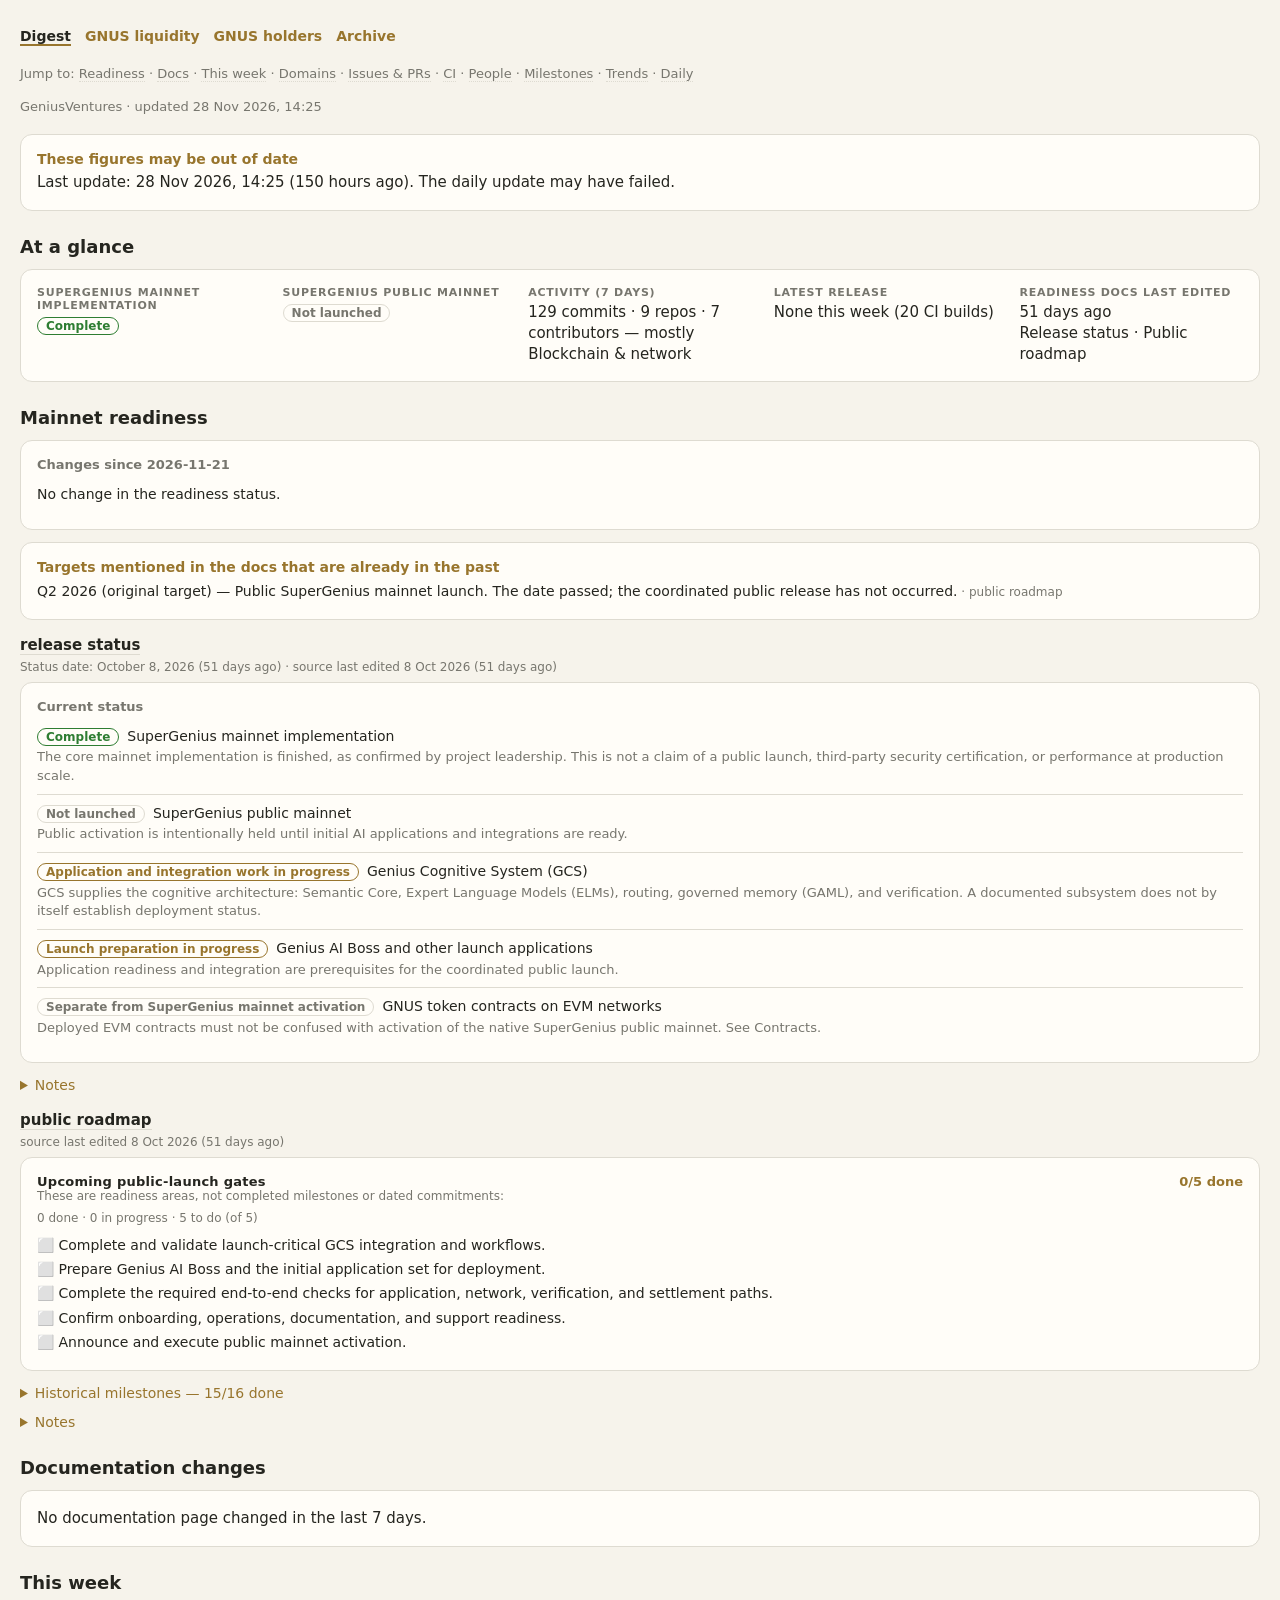
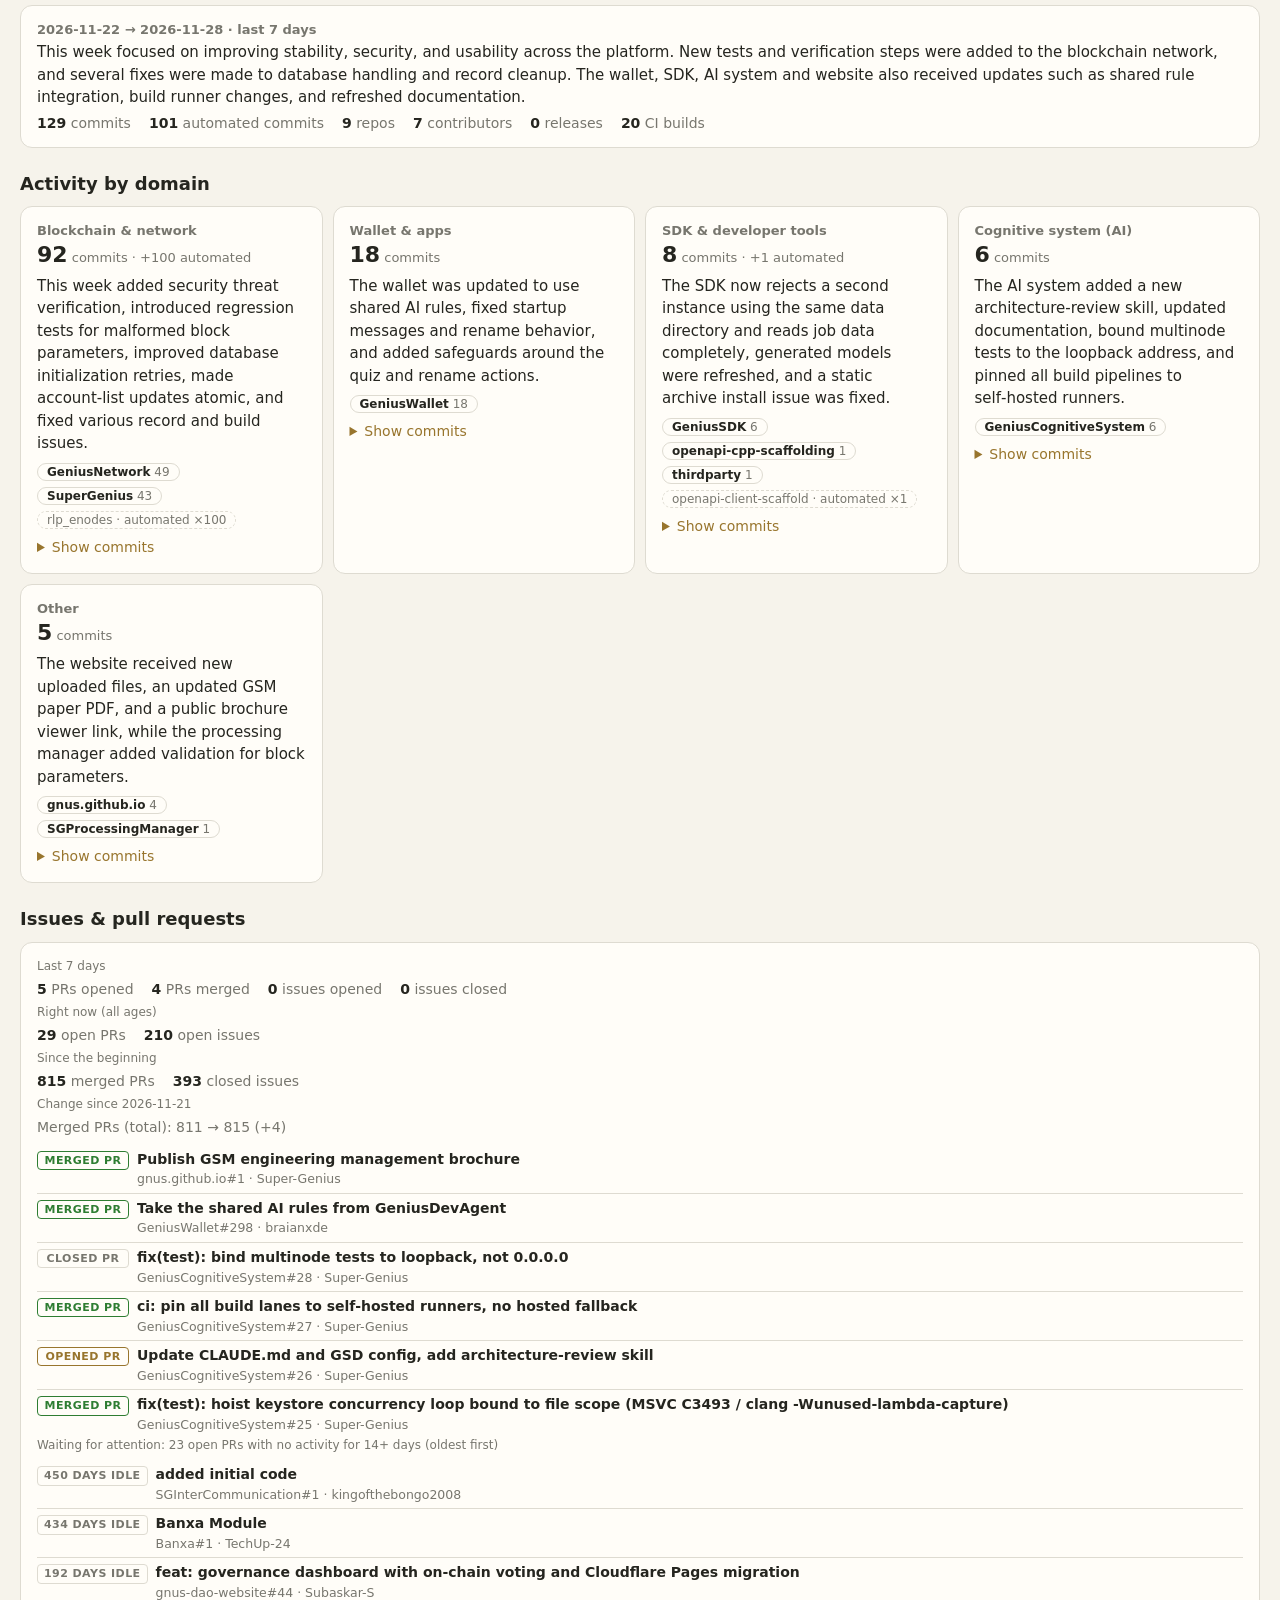
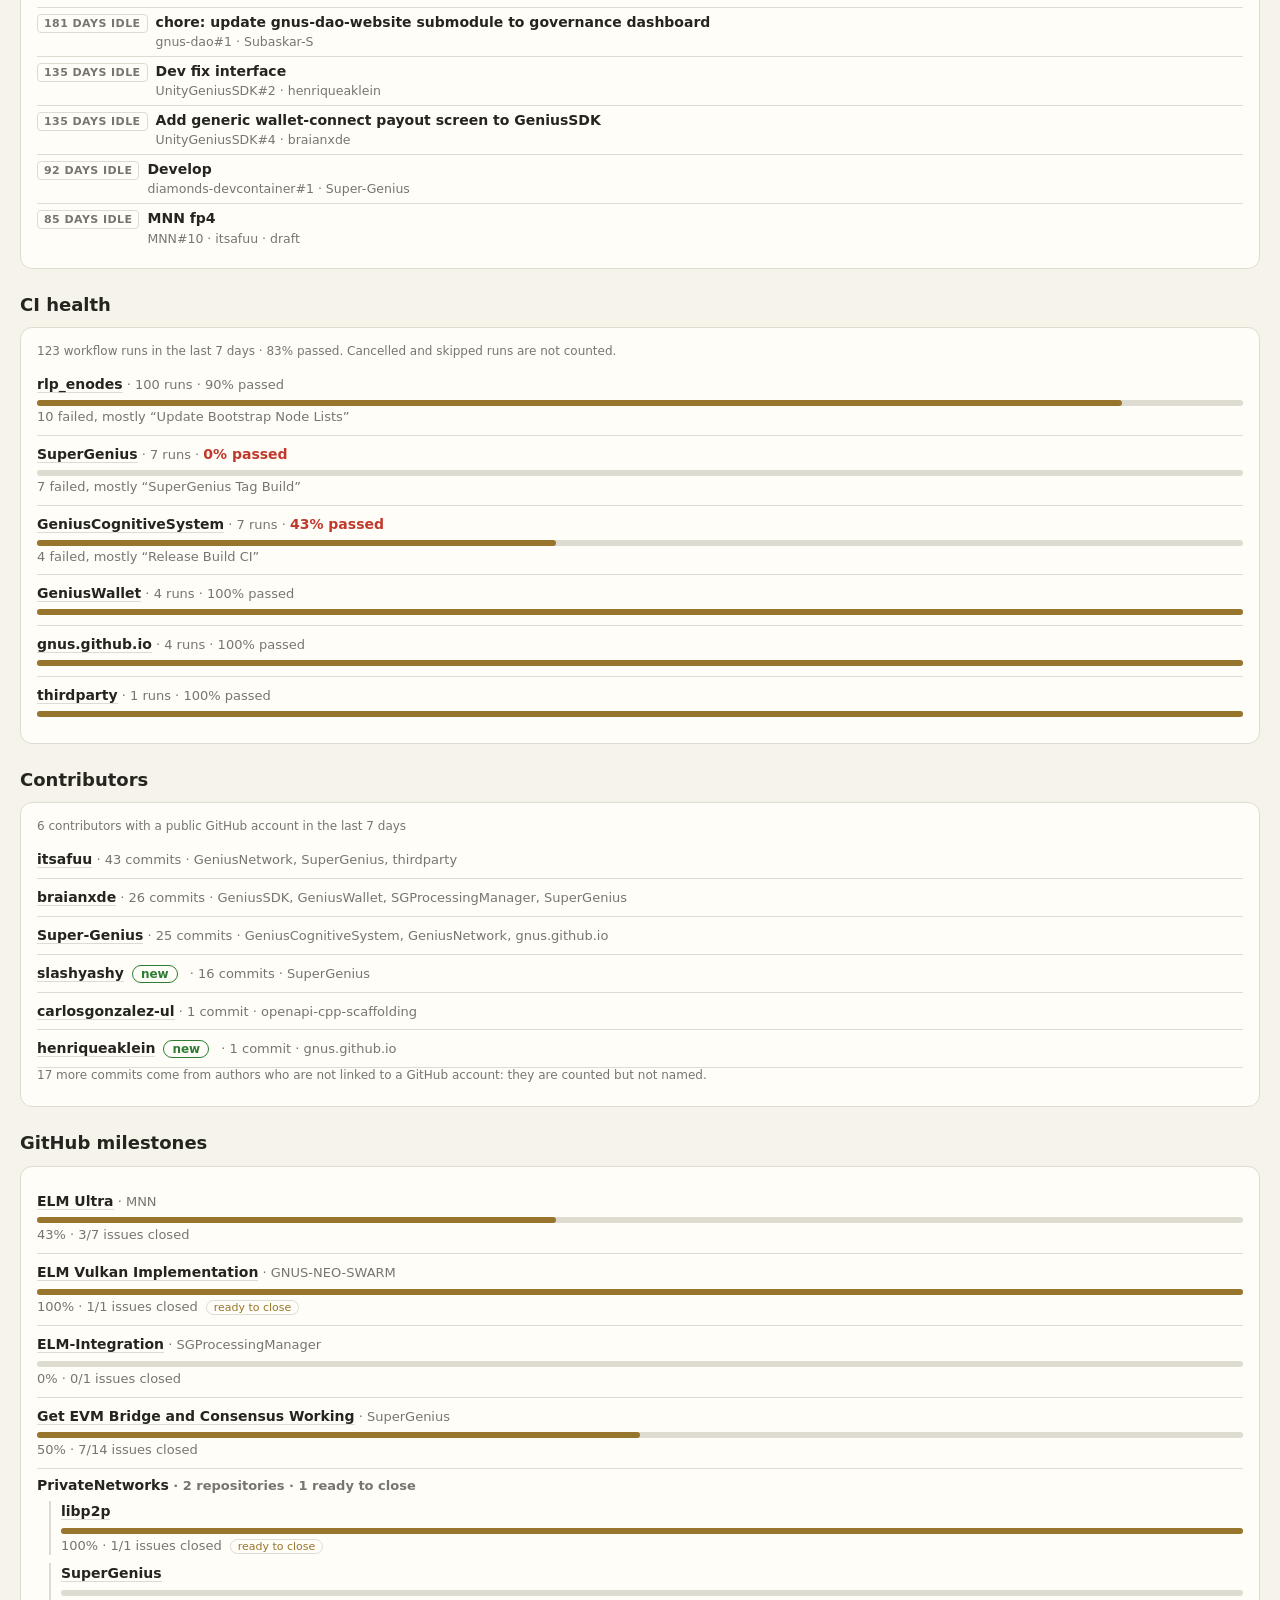
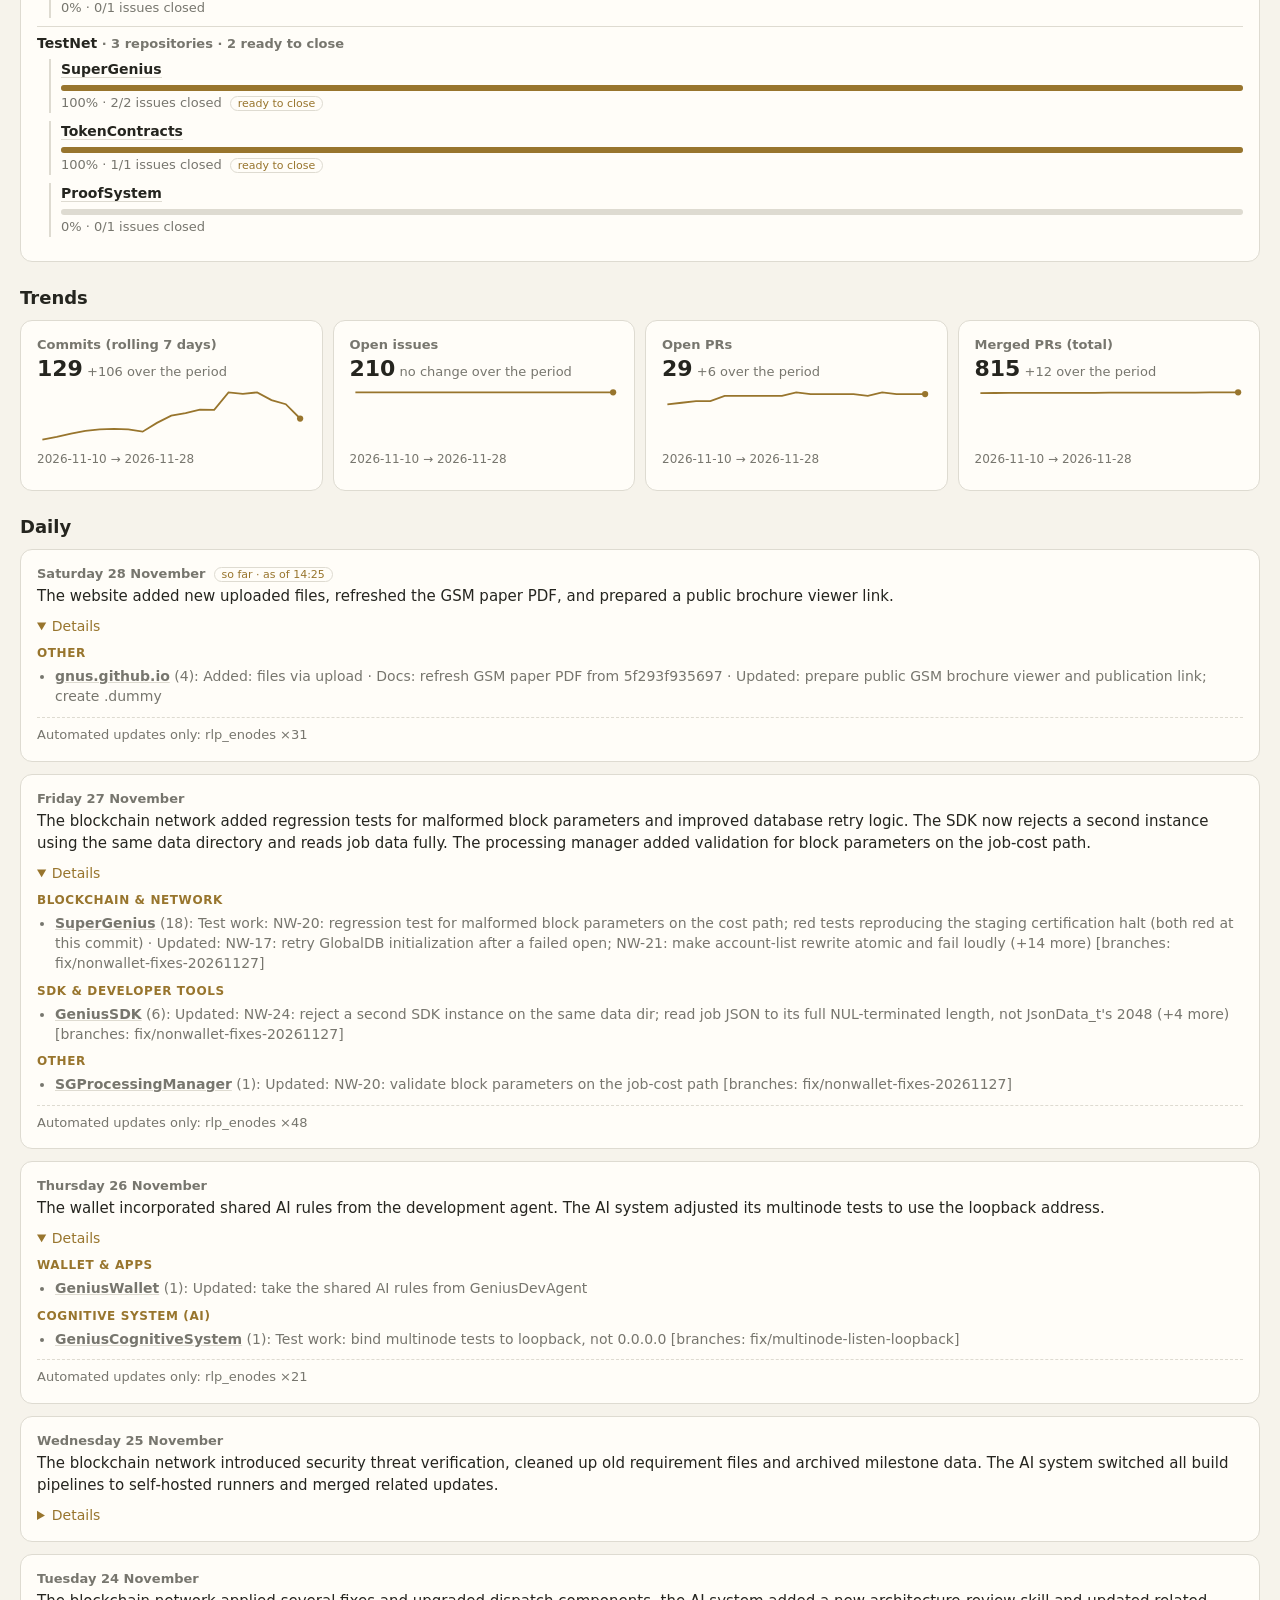
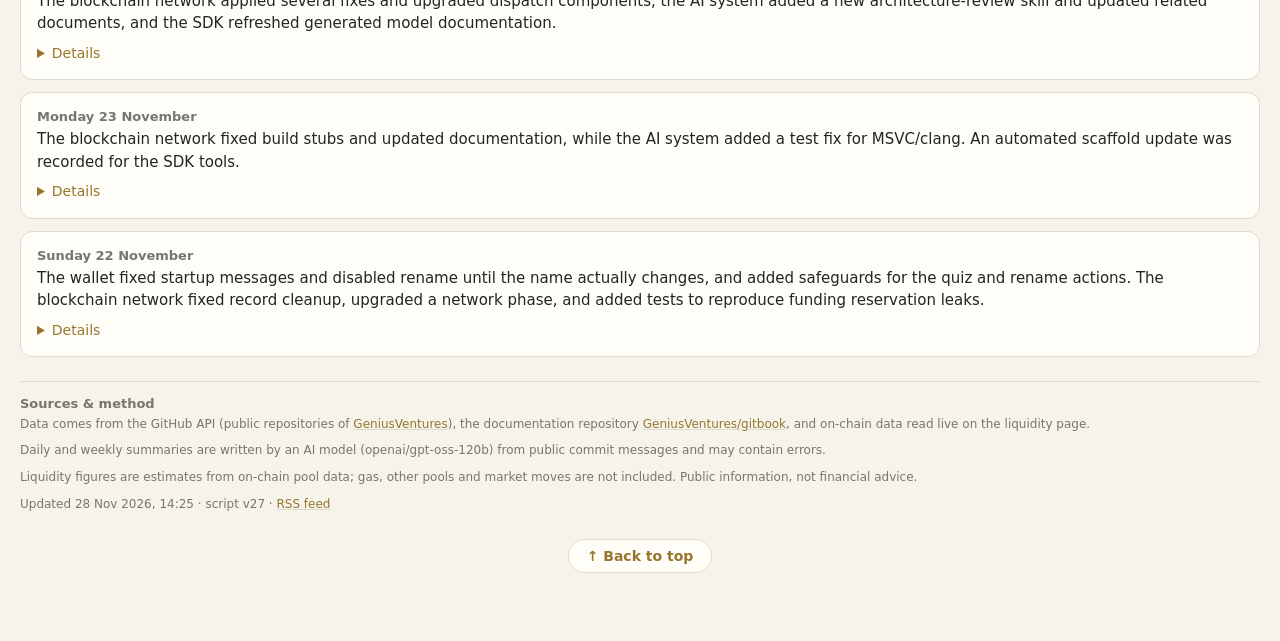
<file: public/index.html>
<!doctype html>
<html lang="en">
<head>
<meta charset="utf-8">
<meta name="viewport" content="width=device-width, initial-scale=1">
<title>GNUS digest — GitHub activity, mainnet readiness, liquidity</title>
<meta name="description" content="Daily digest of the GeniusVentures GitHub activity, GNUS mainnet readiness from the public docs, and on-chain liquidity depth.">
<meta property="og:type" content="website">
<meta property="og:title" content="GNUS digest">
<meta property="og:description" content="GitHub activity, mainnet readiness and liquidity depth for GNUS, updated daily from public sources.">
<meta property="og:url" content="https://gnus-digest.vercel.app/">
<meta property="og:image" content="https://gnus-digest.vercel.app/og.png">
<meta property="og:image:width" content="1200">
<meta property="og:image:height" content="630">
<meta property="og:image:alt" content="GNUS digest: GitHub activity, mainnet readiness and liquidity">
<link rel="alternate" type="application/rss+xml" title="GNUS digest" href="feed.xml">
<meta name="twitter:card" content="summary_large_image">
<meta name="twitter:image" content="https://gnus-digest.vercel.app/og.png">
<link rel="icon" href="data:image/svg+xml,%3Csvg xmlns='http://www.w3.org/2000/svg' viewBox='0 0 100 100'%3E%3Ctext y='.9em' font-size='90'%3E%F0%9F%93%8A%3C/text%3E%3C/svg%3E">

  <link rel="stylesheet" href="site.css">
</head>
<body class="index-page">
<main>

  <nav><a href="./" aria-current="page">Digest</a><a href="liquidity.html">GNUS liquidity</a><a href="holders.html">GNUS holders</a><a href="archive.html">Archive</a></nav>
  <h1 class="sr-only">GitHub digest</h1>
  <nav class="jump" aria-label="Sections on this page">Jump to: <a href="#s-readiness">Readiness</a> · <a href="#s-docs">Docs</a> · <a href="#s-week">This week</a> · <a href="#s-domains">Domains</a> · <a href="#s-prs">Issues &amp; PRs</a> · <a href="#s-ci">CI</a> · <a href="#s-people">People</a> · <span id="jumpMs" hidden><a href="#s-milestones">Milestones</a> · </span><a href="#s-trends">Trends</a> · <a href="#s-daily">Daily</a></nav>
  <p class="sub" id="meta">Loading…</p>
  <div id="banner"></div>
  <h2 id="s-glance">At a glance</h2>
  <div class="card" id="overview"></div>
  <h2 id="s-readiness">Mainnet readiness</h2>
  <div id="changes"></div>
  <div id="readiness"></div>
  <h2 id="s-docs">Documentation changes</h2>
  <div class="card" id="docchanges"></div>
  <h2 id="s-week">This week</h2>
  <div class="card" id="week"></div>
  <h2 id="s-domains">Activity by domain</h2>
  <div class="grid2" id="domains"></div>
  <h2 id="s-prs">Issues &amp; pull requests</h2>
  <div class="card" id="prs"></div>
  <h2 id="s-ci">CI health</h2>
  <div class="card" id="ci"></div>
  <h2 id="s-people">Contributors</h2>
  <div class="card" id="people"></div>
  <div id="msWrap" hidden>
    <h2 id="s-milestones">GitHub milestones</h2>
    <div class="card" id="milestones"></div>
  </div>
  <h2 id="s-trends">Trends</h2>
  <div class="grid2" id="trends"></div>
  <h2 id="s-daily">Daily</h2>
  <div id="days"></div>
  <footer id="foot"></footer>
  <div class="totop"><button type="button" id="toTop">↑ Back to top</button></div>
</main>
<script>
document.getElementById('toTop').addEventListener('click', () => window.scrollTo({ top: 0, behavior: window.matchMedia('(prefers-reduced-motion: reduce)').matches ? 'auto' : 'smooth' }));
const el = (tag, text, cls) => { const e = document.createElement(tag); if (text != null) e.textContent = text; if (cls) e.className = cls; return e; };
const safeUrl = u => /^https:\/\/(github\.com|docs\.gnus\.ai)\//.test(u) ? u : null;   // les messages de commit ne sont jamais injectés en HTML

// courbe simple (SVG) : pts = [{date, v}]
function spark(title, pts) {
  const card = el('div', null, 'card'); card.append(el('div', title, 'date'));
  const v = pts.filter(p => p.v != null);
  if (v.length < 2) { card.append(el('div', `Not enough history yet (${v.length} day${v.length === 1 ? '' : 's'}). The chart builds up daily.`, 'legend')); return card; }
  const W = 300, H = 70, pad = 6, vals = v.map(p => p.v), min = 0, max = Math.max(...vals, 1);   // l'échelle part de zéro : une petite variation reste petite
  const X = i => pad + i * (W - 2 * pad) / (v.length - 1), Y = x => H - pad - (x - min) / ((max - min) || 1) * (H - 2 * pad);
  const NS = 'http://www.w3.org/2000/svg', svg = document.createElementNS(NS, 'svg');
  svg.setAttribute('viewBox', `0 0 ${W} ${H}`); svg.setAttribute('class', 'chart'); svg.setAttribute('role', 'img'); svg.setAttribute('aria-label', title);
  const line = document.createElementNS(NS, 'polyline');
  line.setAttribute('points', v.map((p, i) => `${X(i).toFixed(1)},${Y(p.v).toFixed(1)}`).join(' '));
  line.setAttribute('fill', 'none'); line.setAttribute('stroke', 'currentColor'); line.setAttribute('stroke-width', '2');
  const dot = document.createElementNS(NS, 'circle');
  dot.setAttribute('cx', X(v.length - 1)); dot.setAttribute('cy', Y(v[v.length - 1].v)); dot.setAttribute('r', '3.5'); dot.setAttribute('fill', 'currentColor');
  const last = v[v.length - 1].v, delta = last - v[0].v;
  const big = el('div', String(last), 'big'); big.append(el('small', delta ? ` ${delta > 0 ? '+' : ''}${delta} over the period` : ' no change over the period'));
  svg.append(line, dot);
  card.append(big, svg);
  card.append(el('div', `${v[0].date} → ${v[v.length - 1].date}`, 'legend'));
  return card;
}
const fmtDate = s => s ? new Date(s).toLocaleDateString('en-GB', { day: 'numeric', month: 'short', year: 'numeric' }) : '';

fetch('digest.json', { cache: 'no-store' }).then(r => r.json()).then(d => {
  document.getElementById('meta').textContent =
    `${d.org} · updated ${new Date(d.generatedAt).toLocaleString('en-GB', { dateStyle: 'medium', timeStyle: 'short' })}` +
    (d.aiError ? ' · AI unavailable: ' + d.aiError : '');

  // ---- changements depuis la semaine dernière
  const chBox = document.getElementById('changes'), C = d.changes;
  if (C) {
    const card = el('div', null, 'card');
    if (!C.since) card.append(el('div', 'Change tracking started today. Comparisons with the previous week will appear after the next daily updates.', 'legend'));
    else {
      card.append(el('div', `Changes since ${C.since}`, 'date'));
      let any = false;
      const badge = (t, st) => el('span', t, 'badge ' + (st || ''));
      if (C.readiness) {
        for (const it of C.readiness.items) {
          any = true; const r = el('div', null, 'srow');
          if (it.type === 'status') r.append(badge(it.from, it.fromStatus), el('span', '→', 'arrow'), badge(it.to, it.toStatus), el('span', it.label));
          else if (it.type === 'added') r.append(el('span', 'New', 'badge'), badge(it.to, it.toStatus), el('span', it.label));
          else r.append(el('span', 'Removed', 'badge'), el('span', it.label));
          r.append(el('div', it.page.replace(/-/g, ' ') + ' · ' + it.section, 'd')); card.append(r);
        }
        for (const t of C.readiness.trackDeltas) { any = true; const u = typeof t.from === 'number' ? '%' : ' done'; card.append(el('div', `${t.name}: ${t.from}${u === '%' ? '%' : ''} → ${t.to}${u}`, 'srow')); }
        if (!C.readiness.items.length && !C.readiness.trackDeltas.length) card.append(el('div', 'No change in the readiness status.', 'srow'));
      } else card.append(el('div', 'Readiness comparison is not available for this period.', 'srow'));
    }
    chBox.append(card);
  }

  const rd = document.getElementById('readiness'), R = d.readiness;
  const seenNotes = new Set();                              // paragraphes déjà affichés sur une page précédente
  const alerts = el('div'); if (R) rd.append(alerts);      // boîtes d'alerte uniques, affichées avant les pages
  if (!R) rd.append(Object.assign(el('div', d.readinessError ? 'Could not load readiness (' + d.readinessError + ')' : 'No data yet.'), { className: 'card' }));
  else for (const pg of R.pages) {
    const h3 = el('h3'); const a = el('a', pg.key.replace(/-/g, ' ')); if (safeUrl(pg.url)) { a.href = pg.url; a.target = '_blank'; a.rel = 'noopener noreferrer'; } h3.append(a); rd.append(h3);
    if (pg.error) { rd.append(Object.assign(el('div', pg.error), { className: 'card' })); continue; }
    const fresh = [];
    if (pg.statusDate) fresh.push(`Status date: ${pg.statusDate}` + (pg.statusAgeDays != null ? ` (${pg.statusAgeDays} days ago)` : ''));
    if (pg.lastEdited) fresh.push(`source last edited ${fmtDate(pg.lastEdited)} (${pg.editedAgeDays} days ago)`);
    if (fresh.length) rd.append(el('div', fresh.join(' · '), 'legend'));
    for (const t of pg.tracks) {
      if (t.kind === 'table') {
        const tc = el('div', null, 'card');
        tc.append(el('div', t.name, 'date'));
        for (const it of t.items) {
          const r = el('div', null, 'srow');
          r.append(el('span', it.statusText, 'badge ' + it.status), el('span', it.label));
          if (it.detail) r.append(el('div', it.detail, 'd'));
          tc.append(r);
        }
        rd.append(tc); continue;
      }
      const c = el('div', null, 'card');
      const row = el('div', null, 'trow'); row.append(el('b', t.name), el('span', `${t.done}/${t.total} done`, 'pct'));
      const collapsed = t.total >= 8 && t.done / t.total >= 0.8;      // liste presque terminée : repliée, son titre est déjà dans le résumé cliquable
      if (!collapsed) c.append(row);
      if (t.summary) c.append(el('div', t.summary, 'legend'));
      // pas de barre de progression quand la doc précise qu'il s'agit de zones à préparer, pas d'étapes datées
      const noBar = /not (completed )?milestones|readiness areas|dated commitments/i.test((t.summary || '') + ' ' + (t.note || ''));
      if (!noBar) { const segs = el('div', null, 'segs'); for (const it of t.items) segs.append(el('span', null, 'seg ' + it.status)); c.append(segs); }
      c.append(el('div', `${t.done} done · ${t.progress} in progress · ${t.todo} to do (of ${t.total})`, 'legend'));
      for (const it of t.items) {
        const row2 = el('div', null, 'it'); row2.append(el('span', ({ done: '✅', progress: '🔄', todo: '⬜' })[it.status] + ' ' + it.label));
        if (it.target) row2.append(el('span', ' → ' + it.target, 't')); c.append(row2);
      }
      if (t.note) c.append(el('div', t.note, 'note'));
      if (collapsed) {
        const hd = el('details'); hd.append(el('summary', `${t.name} — ${t.done}/${t.total} done`)); hd.append(c); rd.append(hd);
      } else rd.append(c);
    }
    if (!pg.tracks.length || pg.notes.length) {
      const det = el('details'); det.append(el('summary', pg.tracks.length ? 'Notes' : 'Page content'));
      for (const n of pg.notes) {
        const lines = n.lines.filter(l => !/^Status date/i.test(l)).filter(l => {
          const k = l.toLowerCase().replace(/\s+/g, ' ').trim(); if (seenNotes.has(k)) return false; seenNotes.add(k); return true;
        });
        if (!lines.length) continue;
        if (n.heading) det.append(el('div', n.heading, 'date nh'));
        for (const l of lines) det.append(el('p', l, 'np'));
      }
      if (det.children.length > 1) rd.append(det);
    }
  }

  // objectifs dépassés : UNE seule boîte, UNE ligne par trimestre (la plus précise), toutes pages confondues
  if (R) {
    const stale = R.pages.filter(p => p.stale);
    if (stale.length) {
      const sw = el('div', null, 'card notice');
      sw.append(el('div', stale.length > 1 ? 'Some documentation pages have not been updated for a while' : 'A documentation page has not been updated for a while', 'w'),
        el('div', stale.map(p => `${p.key.replace(/-/g, ' ')} (${p.statusAgeDays ?? p.editedAgeDays} days old)`).join(', ') + ` — not updated for over ${R.staleDays || 60} days. The status shown may have changed since; check the original pages.`));
      alerts.append(sw);
    }
    const best = new Map(), score = x => (x.fromStatus ? 0 : 1000) + x.line.length;
    // seules les étapes de roadmap non terminées comptent : les phrases libres sont déjà lisibles dans les notes de la page
    for (const pg of R.pages) for (const t of (pg.targets || [])) if (t.passed && t.fromStatus !== false) {
      const cur = best.get(t.label);
      if (!cur || score(t) < score(cur.t)) best.set(t.label, { t, key: pg.key });
    }
    if (best.size) {
      const qn = l => { const m = l.match(/Q([1-4]) (\d{4})/); return +m[2] * 10 + +m[1]; };
      const w2 = el('div', null, 'card notice'); w2.append(el('div', 'Targets mentioned in the docs that are already in the past', 'w'));
      for (const [label, { t, key }] of [...best].sort((x, y) => qn(x[0]) - qn(y[0]))) {
        const row = el('div', null, 'it');
        row.append(el('span', t.line.startsWith(label) ? t.line : `${label} — ${t.line}`), el('span', ' · ' + key.replace(/-/g, ' '), 't'));
        w2.append(row);
      }
      alerts.append(w2);
    }
  }

  const w = d.week, wk = document.getElementById('week');

  // ---- vue d'ensemble : où en est GNUS ?
  const ov = document.getElementById('overview'), kv = el('div', null, 'kv');
  const kvItem = (k, ...nodes) => { const it = el('div'); it.append(el('div', k, 'k')); const v = el('div', null, 'v'); v.append(...nodes); it.append(v); kv.append(it); };
  const mainnet = [];
  if (R) for (const pg of R.pages) for (const t of pg.tracks) if (t.kind === 'table') for (const it of t.items) if (/mainnet/i.test(it.label)) mainnet.push(it);
  for (const it of mainnet.slice(0, 2)) kvItem(it.label, el('span', it.statusText, 'badge ' + it.status));
  kvItem('Activity (7 days)', document.createTextNode(`${w.commits} commits · ${w.repos} repos · ${w.contributors} contributors` + ((w.domains || [])[0] ? ` — mostly ${w.domains[0].name}` : '')));
  const lastRel = (d.days || []).flatMap(x => x.releases || [])[0];
  if (lastRel) {
    const a = el('a', `${lastRel.repo} ${lastRel.tag}`);
    if (safeUrl(lastRel.url)) { a.href = lastRel.url; a.target = '_blank'; a.rel = 'noopener noreferrer'; }
    kvItem('Latest release', a, document.createTextNode(` · ${fmtDate(lastRel.date)}`));
  } else kvItem('Latest release', document.createTextNode('None this week' + (w.ciBuilds ? ` (${w.ciBuilds} CI builds)` : '')));
  if (R) { const ages = R.pages.map(p => p.editedAgeDays).filter(x => x != null); if (ages.length) kvItem('Readiness docs last edited', document.createTextNode(`${Math.min(...ages)} days ago`), el('div', 'Release status · Public roadmap', 't')); }
  ov.append(kv);

  wk.append(el('div', `${w.from} → ${w.to} · last 7 days`, 'date'), el('div', w.summary || w.headline));
  const st = el('div', null, 'stats');
  for (const [k, v] of [['commits', w.commits], ['automated commits', w.automated], ['repos', w.repos], ['contributors', w.contributors], ['releases', w.releases], ['CI builds', w.ciBuilds]]) {
    const s = el('span', ` ${k}`); s.prepend(el('b', v)); st.append(s);
  }
  wk.append(st);

  const prBox = document.getElementById('prs'), P = d.prs;
  if (!P) { prBox.append(el('div', d.prsError ? 'Could not load issues and pull requests (' + d.prsError + ')' : 'No data yet.')); }
  else {
    const groups = [
      ['Last 7 days', [['PRs opened', P.prsOpened], ['PRs merged', P.prsMerged], ['issues opened', P.issuesOpened], ['issues closed', P.issuesClosed]]],
      ['Right now (all ages)', [['open PRs', P.openPrs], ['open issues', P.openIssues]]],
      ['Since the beginning', [['merged PRs', P.mergedPrsTotal], ['closed issues', P.closedIssuesTotal]]]];
    for (const [title, stats] of groups) {
      prBox.append(el('div', title, 'legend'));
      const ps = el('div', null, 'stats'); ps.style.marginBottom = '8px';
      for (const [k, v] of stats) { const sp = el('span', ` ${k}`); sp.prepend(el('b', v)); ps.append(sp); }
      prBox.append(ps);
    }
    const CM = d.changes && d.changes.since ? (d.changes.metrics || []) : [];       // évolution des compteurs depuis la dernière comparaison
    if (CM.length) {
      prBox.append(el('div', `Change since ${d.changes.since}`, 'legend'));
      const cs = el('div', null, 'stats'); cs.style.marginBottom = '8px';
      for (const m of CM) cs.append(el('span', `${m.label}: ${m.from} → ${m.to} (${m.delta > 0 ? '+' : ''}${m.delta})`));
      prBox.append(cs);
    }
    const list = el('div'); list.style.marginTop = '10px';
    for (const it of P.items.slice(0, 15)) {
      const row = el('div', null, 'pr');
      const a = el('a', `${it.title}`); if (safeUrl(it.url)) { a.href = it.url; a.target = '_blank'; a.rel = 'noopener noreferrer'; }
      const body = el('div', null, 'b'); body.append(a, el('span', `${it.repo}#${it.number} · ${it.author}`, 'm'));
      row.append(el('span', `${it.event} ${it.type === 'pr' ? 'PR' : 'issue'}`, 'tag ' + it.event), body);
      list.append(row);
    }
    if (!P.items.length) list.append(el('div', 'No issue or pull request activity this week.'));
    prBox.append(list);
    const SP = d.stalePrs;                                           // PR ouvertes sans activité depuis longtemps
    if (SP && SP.count) {
      prBox.append(el('div', `Waiting for attention: ${SP.count} open PR${SP.count === 1 ? '' : 's'} with no activity for ${SP.days}+ days (oldest first)`, 'legend'));
      const sl = el('div'); sl.style.marginTop = '6px';
      for (const it of SP.items.slice(0, 8)) {
        const row = el('div', null, 'pr'), a = el('a', it.title);
        if (safeUrl(it.url)) { a.href = it.url; a.target = '_blank'; a.rel = 'noopener noreferrer'; }
        const body = el('div', null, 'b'); body.append(a, el('span', `${it.repo}#${it.number} · ${it.author}${it.draft ? ' · draft' : ''}`, 'm'));
        row.append(el('span', `${it.idleDays} days idle`, 'tag'), body);
        sl.append(row);
      }
      prBox.append(sl);
    }
  }

  const tr = document.getElementById('trends'), T = d.trend || [];
  for (const [title, key] of [['Commits (rolling 7 days)', 'commits'], ['Open issues', 'openIssues'], ['Open PRs', 'openPrs'], ['Merged PRs (total)', 'mergedPrs']])
    tr.append(spark(title, T.map(p => ({ date: p.date, v: p[key] }))));

  // ---- bandeau si les données ne sont plus renouvelées (workflow en panne, clé expirée…)
  const ageH = (Date.now() - new Date(d.generatedAt).getTime()) / 3.6e6;
  if (ageH > 36) {
    const bn = el('div', null, 'card notice');
    bn.append(el('div', 'These figures may be out of date', 'w'),
      el('div', `Last update: ${new Date(d.generatedAt).toLocaleString('en-GB', { dateStyle: 'medium', timeStyle: 'short' })} (${Math.round(ageH)} hours ago). The daily update may have failed.`));
    document.getElementById('banner').append(bn);
  }

  // ---- changements de la documentation (7 jours)
  const dc = document.getElementById('docchanges'), DCH = d.docsChanges;
  if (!DCH) dc.append(el('div', d.docsChangesError ? `Could not load documentation changes (${d.docsChangesError})` : 'No data yet.'));
  else if (!DCH.pages.length) dc.append(el('div', `No documentation page changed in the last ${DCH.windowDays || 7} days.`));
  else {
    dc.append(el('div', `${DCH.pages.length} page${DCH.pages.length === 1 ? '' : 's'} edited in the last ${DCH.windowDays || 7} days`, 'legend'));
    for (const pgc of DCH.pages.slice(0, 12)) {
      const row = el('div', null, 'srow');
      const a = el('a', pgc.path.split('/').pop().replace(/\.md$/i, '').replace(/[-_]/g, ' '));
      if (safeUrl(pgc.url)) { a.href = pgc.url; a.target = '_blank'; a.rel = 'noopener noreferrer'; }
      row.append(a, el('span', ` · ${pgc.edits} edit${pgc.edits === 1 ? '' : 's'} · last ${fmtDate(pgc.last)}`, 'm'));
      if (pgc.subject) row.append(el('div', pgc.subject, 'd'));
      dc.append(row);
    }
  }

  // ---- jalons GitHub : section visible seulement si l'organisation en utilise
  // Jalons de même nom regroupés (« TestNet » dans trois repos = un seul bloc) ; blocs avec échéance d'abord, puis ordre alphabétique.
  if ((d.milestones || []).length) {
    document.getElementById('msWrap').hidden = false;
    document.getElementById('jumpMs').hidden = false;
    const mb = document.getElementById('milestones');
    const norm = t => t.toLowerCase().replace(/[^a-z0-9]+/g, '');
    const groups = new Map();
    for (const m of d.milestones) { const k = norm(m.title); if (!groups.has(k)) groups.set(k, { title: m.title, items: [] }); groups.get(k).items.push(m); }
    const ordered = [...groups.values()].map(g => {
      g.items.sort((x, y) => y.percent - x.percent || x.repo.localeCompare(y.repo, 'en', { sensitivity: 'base' }));   // plus avancé d'abord
      g.due = g.items.map(i => i.dueOn).filter(Boolean).sort()[0] || null;
      return g;
    }).sort((x, y) => (x.due && y.due) ? x.due.localeCompare(y.due) : x.due ? -1 : y.due ? 1 : x.title.localeCompare(y.title, 'en', { sensitivity: 'base' }));
    const bar = m => { const b = el('div', null, 'mbar'), f = el('i'); f.style.width = Math.max(0, Math.min(100, m.percent)) + '%'; b.append(f); return b; };
    const link = (text, m) => { const a = el('a', text); if (safeUrl(m.url)) { a.href = m.url; a.target = '_blank'; a.rel = 'noopener noreferrer'; } return a; };
    const statsLine = m => {                                          // 100 % mais encore ouvert : prêt à être fermé
      const s = el('div', `${m.percent}% · ${m.closed}/${m.open + m.closed} issues closed` + (m.dueOn ? ` · due ${fmtDate(m.dueOn)}` : ''), 'm');
      if (m.percent >= 100) s.append(el('span', 'ready to close', 'sofar'));
      return s;
    };
    for (const g of ordered.slice(0, 30)) {
      const block = el('div', null, 'ms');
      if (g.items.length === 1) {                                    // jalon unique : titre + repo sur une ligne
        const m = g.items[0];
        block.append(link(m.title, m), el('span', ` · ${m.repo}`, 'm'), bar(m), statsLine(m));
      } else {                                                       // jalon présent dans plusieurs repos : titre une fois, une ligne par repo
        const done = g.items.filter(i => i.percent >= 100).length;
        const hd = el('div', g.title, 'mh'); hd.append(el('span', ` · ${g.items.length} repositories · ${done} ready to close`, 'm')); block.append(hd);
        for (const m of g.items) {
          const sub = el('div', null, 'msub');
          sub.append(link(m.repo, m), bar(m), statsLine(m));
          block.append(sub);
        }
      }
      mb.append(block);
    }
  }

  // ---- santé de la CI (7 jours)
  const ciBox = document.getElementById('ci'), CI = d.ci;
  if (!CI) ciBox.append(el('div', d.ciError ? `Could not load CI results (${d.ciError})` : 'No data yet.'));
  else if (!CI.repos.length) ciBox.append(el('div', 'No completed workflow run in the last 7 days.'));
  else {
    ciBox.append(el('div', `${CI.total} workflow runs in the last 7 days · ${CI.rate}% passed. Cancelled and skipped runs are not counted.`, 'legend'));
    for (const r of CI.repos.slice(0, 12)) {
      const row = el('div', null, 'srow'), a = el('a', r.name);
      a.href = `https://github.com/${d.org}/${r.name}/actions`; a.target = '_blank'; a.rel = 'noopener noreferrer';
      row.append(a, el('span', ` · ${r.total} runs · `, 'm'), el('span', `${r.rate}% passed`, r.rate < 80 ? 'bad' : 'm'));
      const bar = el('div', null, 'mbar'), f = el('i'); f.style.width = r.rate + '%'; bar.append(f); row.append(bar);
      if (r.failure) row.append(el('div', `${r.failure} failed` + (r.topFailing ? `, mostly “${r.topFailing}”` : ''), 'd'));
      ciBox.append(row);
    }
  }

  // ---- contributeurs de la semaine (identifiants GitHub publics ; les auteurs sans compte lié ne sont pas nommés)
  const pb = document.getElementById('people'), PL = w.contributorList || [], NEW = new Set(w.newcomers || []);
  if (!PL.length) pb.append(el('div', 'No commit from an identified GitHub account in the last 7 days.'));
  else {
    pb.append(el('div', `${PL.length} contributor${PL.length === 1 ? '' : 's'} with a public GitHub account in the last 7 days`, 'legend'));
    for (const p of PL.slice(0, 15)) {
      const row = el('div', null, 'srow'), a = el('a', p.login);
      a.href = `https://github.com/${encodeURIComponent(p.login)}`; a.target = '_blank'; a.rel = 'noopener noreferrer';
      row.append(a);
      if (NEW.has(p.login)) { const nb = el('span', 'new', 'badge done'); nb.style.marginLeft = '8px'; row.append(nb); }
      row.append(el('span', ` · ${p.commits} commit${p.commits === 1 ? '' : 's'} · ${p.repos.join(', ')}`, 'm'));
      pb.append(row);
    }
    if (w.unlinkedCommits) pb.append(el('div', `${w.unlinkedCommits} more commit${w.unlinkedCommits === 1 ? '' : 's'} come from authors who are not linked to a GitHub account: they are counted but not named.`, 'legend'));
  }

  // ---- pied de page : sources et méthode
  const ft = document.getElementById('foot');
  ft.append(el('div', 'Sources & method', 'date'));
  const fp = (...nodes) => { const p = el('p'); p.append(...nodes); ft.append(p); };
  const ext = (text, url) => { const a = el('a', text); a.href = url; a.target = '_blank'; a.rel = 'noopener noreferrer'; return a; };
  fp(document.createTextNode('Data comes from the GitHub API (public repositories of '), ext(d.org, 'https://github.com/' + d.org),
     document.createTextNode('), the documentation repository '), ext('GeniusVentures/gitbook', 'https://github.com/GeniusVentures/gitbook'),
     document.createTextNode(', and on-chain data read live on the liquidity page.'));
  fp(document.createTextNode(d.ai
    ? `Daily and weekly summaries are written by an AI model (${d.ai}) from public commit messages and may contain errors.`
    : 'Summaries are generated automatically from commit messages (no AI model on this run).'));
  fp(document.createTextNode('Liquidity figures are estimates from on-chain pool data; gas, other pools and market moves are not included. Public information, not financial advice.'));
  { const rss = el('a', 'RSS feed'); rss.href = 'feed.xml';
    fp(document.createTextNode(`Updated ${new Date(d.generatedAt).toLocaleString('en-GB', { dateStyle: 'medium', timeStyle: 'short' })} · script ${d.builder || 'v1'} · `), rss); }

  const domBox = document.getElementById('domains');
  for (const g of (w.domains || [])) {
    const c = el('div', null, 'card');
    c.append(el('div', g.name, 'date'));
    const big = el('div', String(g.commits), 'big'); big.append(el('small', ` commit${g.commits === 1 ? '' : 's'}` + (g.automated ? ` · +${g.automated} automated` : '')));
    c.append(big);
    if (g.summary) c.append(el('div', g.summary, 'dsum'));
    const chips = el('div', null, 'chips');
    for (const r of g.repos) {
      if (r.commits === 0 && r.automated) { chips.append(el('span', `${r.name} · automated ×${r.automated}`, 'chip auto')); continue; }
      const ch = el('span', null, 'chip'); ch.append(el('b', r.name), document.createTextNode(` ${r.commits}`)); chips.append(ch);
    }
    c.append(chips);
    if (g.highlights.length) {
      const list = el('ul', null, 'hl'); for (const t of g.highlights.slice(0, 3)) list.append(el('li', t));
      if (g.summary) { const det = el('details'); det.append(el('summary', 'Show commits')); det.append(list); c.append(det); }   // phrase IA = commits repliés
      else c.append(list);
    }
    domBox.append(c);
  }
  if (!(w.domains || []).length) domBox.append(Object.assign(el('div', 'No activity to group this week.'), { className: 'card' }));

  const days = document.getElementById('days');
  let dayIndex = 0;
  const todayDate = d.days[0] && d.days[0].date;        // la journée en cours au moment de la génération : incomplète
  for (const day of d.days) {
    const c = el('div', null, 'card');
    const dateEl = el('div', new Date(day.date + 'T12:00:00').toLocaleDateString('en-GB', { weekday: 'long', day: 'numeric', month: 'long' }), 'date');
    if (day.date === todayDate) dateEl.append(el('span', `so far · as of ${new Date(d.generatedAt).toLocaleTimeString('en-GB', { hour: '2-digit', minute: '2-digit' })}`, 'sofar'));
    c.append(dateEl, el('div', day.summary || day.headline));
    if (day.repos.length) {
      const det = el('details'); det.append(el('summary', 'Details'));
      if (dayIndex < 3) det.open = true;                  // les 3 jours les plus récents sont dépliés, les autres à ouvrir
      const byDom = new Map();
      const autoOnly = day.repos.filter(r => r.human === 0 && r.automated > 0);      // repos qui n'ont eu que des commits automatiques
      for (const r of day.repos.filter(r => !(r.human === 0 && r.automated > 0))) { const k = r.domain || 'Other'; if (!byDom.has(k)) byDom.set(k, []); byDom.get(k).push(r); }
      for (const [dom, repos] of byDom) {
        det.append(el('div', dom, 'dom'));
        const ul = el('ul');
        for (const r of repos) {
          const li = el('li'), a = el('a', r.name); if (safeUrl(r.url)) { a.href = r.url; a.target = '_blank'; a.rel = 'noopener noreferrer'; }
          li.append(a, el('span', ` (${r.commits}): ` + r.items.map(i => i.text).join(' · ')));
          const nb = (r.branches || []).filter(b => !/^(main|master|develop|dev)$/i.test(b));
          if (nb.length) li.append(el('span', ` [branches: ${nb.slice(0, 4).join(', ')}${nb.length > 4 ? ' +' + (nb.length - 4) : ''}]`));
          ul.append(li);
        }
        det.append(ul);
      }
      if (autoOnly.length) det.append(el('div', 'Automated updates only: ' + autoOnly.map(r => `${r.name} ×${r.automated}`).join(', '), 'autoline'));
      c.append(det);
    }
    days.append(c);
    dayIndex++;
  }
}).catch(e => { document.getElementById('meta').textContent = 'Could not load digest.json (' + e.message + ')'; });
</script>
</body>
</html>
</file>
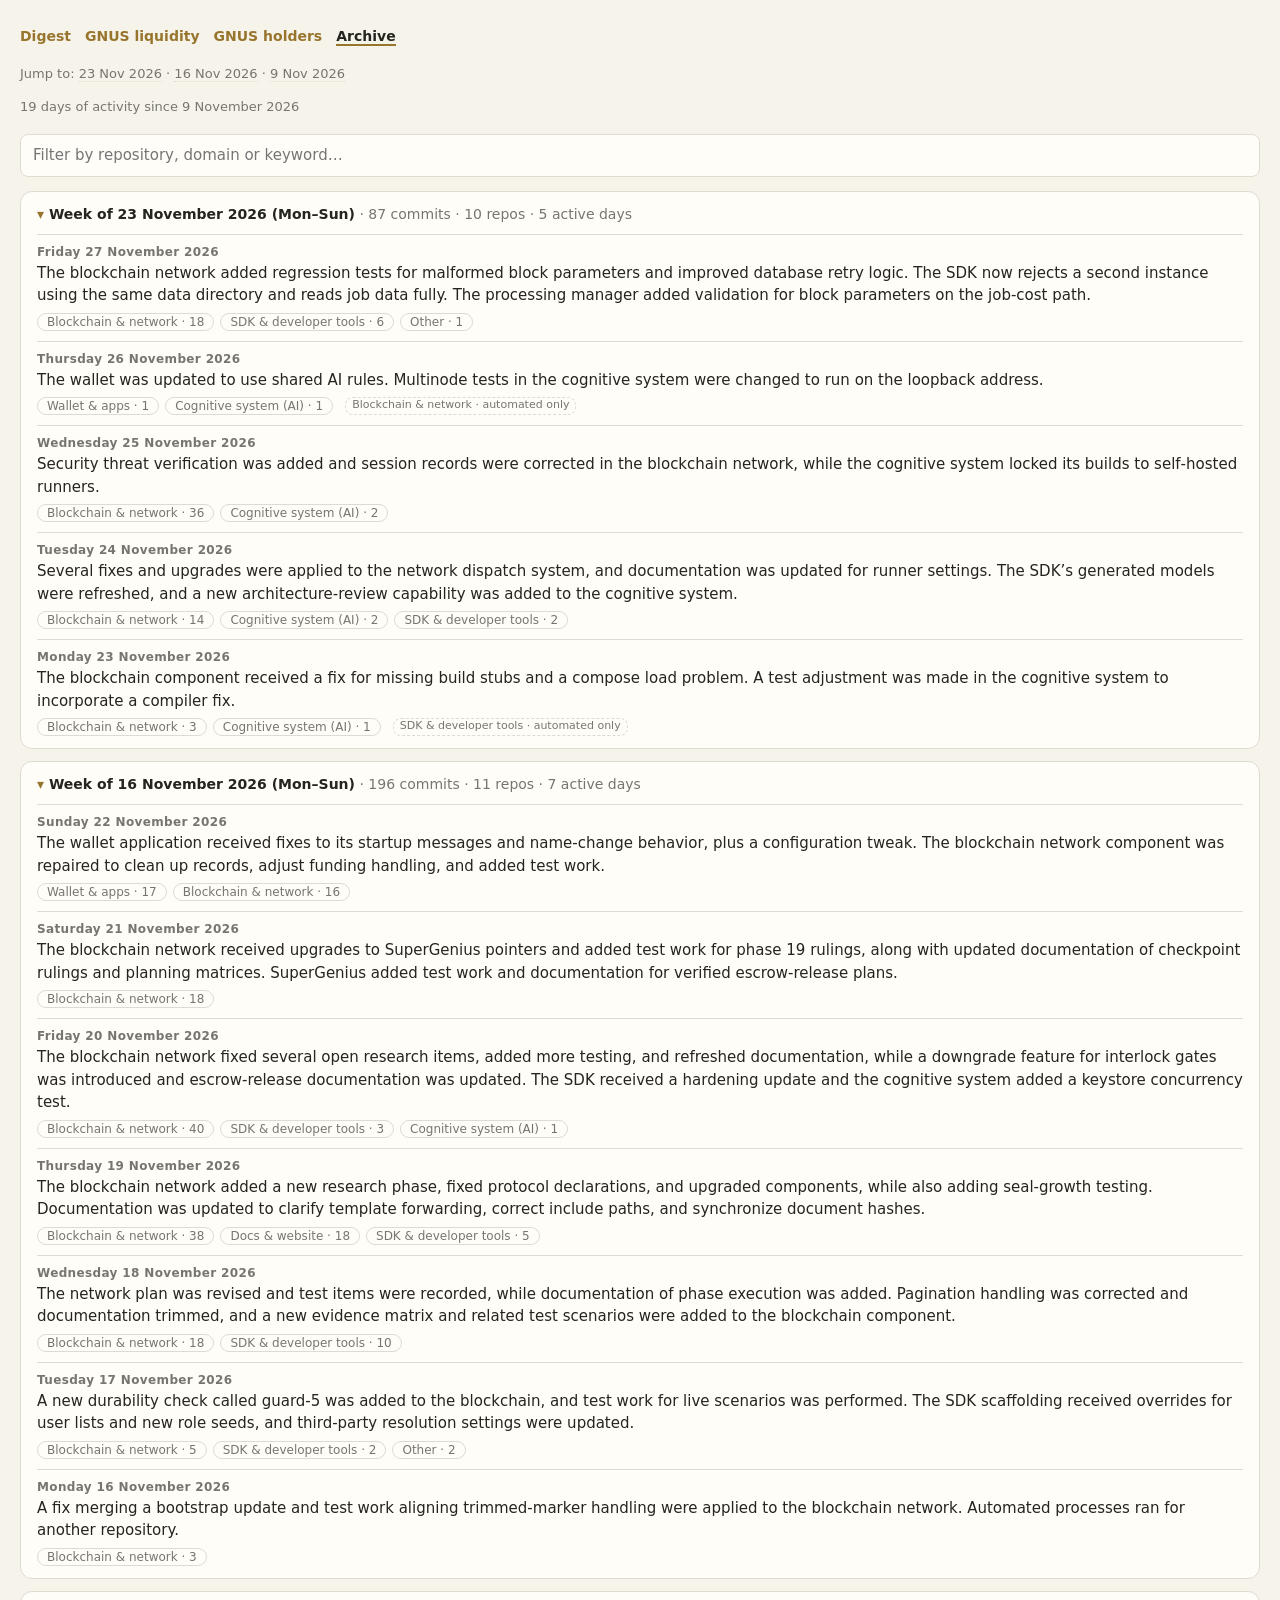
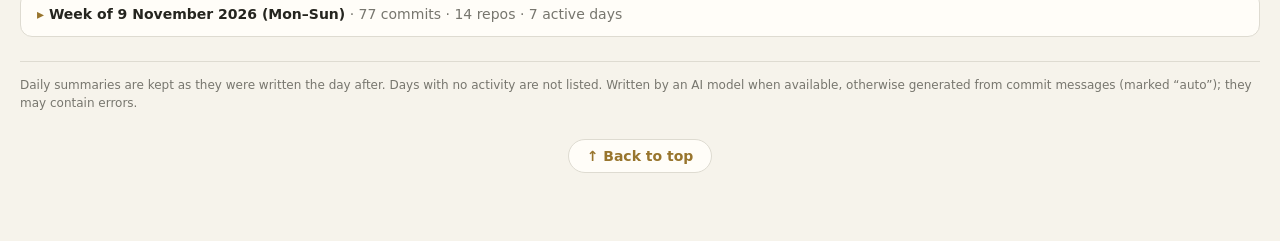
<file: public/archive.html>
<!doctype html>
<html lang="en">
<head>
<meta charset="utf-8">
<meta name="viewport" content="width=device-width, initial-scale=1">
<title>GNUS digest — archive</title>
<meta name="description" content="Past daily summaries of the GeniusVentures GitHub activity, grouped by week.">
<meta property="og:type" content="website">
<meta property="og:title" content="GNUS digest — archive">
<meta property="og:description" content="Past daily summaries of the GeniusVentures GitHub activity, grouped by week.">
<meta property="og:url" content="https://gnus-digest.vercel.app/archive.html">
<meta property="og:image" content="https://gnus-digest.vercel.app/og.png">
<meta property="og:image:width" content="1200">
<meta property="og:image:height" content="630">
<meta name="twitter:card" content="summary_large_image">
<meta name="twitter:image" content="https://gnus-digest.vercel.app/og.png">
<link rel="icon" href="data:image/svg+xml,%3Csvg xmlns='http://www.w3.org/2000/svg' viewBox='0 0 100 100'%3E%3Ctext y='.9em' font-size='90'%3E%F0%9F%93%8A%3C/text%3E%3C/svg%3E">

  <link rel="stylesheet" href="site.css">
</head>
<body class="archive-page">
<main>

  <nav><a href="./">Digest</a><a href="liquidity.html">GNUS liquidity</a><a href="holders.html">GNUS holders</a><a href="archive.html" aria-current="page">Archive</a></nav>
  <h1 class="sr-only">Archive</h1>
  <nav class="jump" id="weekJump" aria-label="Jump to archive week" hidden>
    Jump to:
  </nav>
  <p class="sub" id="meta">Loading…</p>
  <input id="q" type="search" placeholder="Filter by repository, domain or keyword…" aria-label="Filter the archive">
  <div id="weeks"></div>
  <footer>Daily summaries are kept as they were written the day after. Days with no activity are not listed. Written by an AI model when available, otherwise generated from commit messages (marked “auto”); they may contain errors.</footer>
  <div class="totop"><button type="button" id="toTop">↑ Back to top</button></div>
</main>
<script>
document.getElementById('toTop').addEventListener('click', () => window.scrollTo({ top: 0, behavior: window.matchMedia('(prefers-reduced-motion: reduce)').matches ? 'auto' : 'smooth' }));
const el = (tag, text, cls) => { const e = document.createElement(tag); if (text != null) e.textContent = text; if (cls) e.className = cls; return e; };
const safeUrl = u => /^https:\/\/github\.com\//.test(u) ? u : null;
const fmtDay = s => new Date(s + 'T12:00:00Z').toLocaleDateString('en-GB', { weekday: 'long', day: 'numeric', month: 'long', year: 'numeric', timeZone: 'UTC' });
const monday = s => { const d = new Date(s + 'T12:00:00Z'); d.setUTCDate(d.getUTCDate() - ((d.getUTCDay() + 6) % 7)); return d.toISOString().slice(0, 10); };

let ALL = [];
function render(filter) {
  const box = document.getElementById('weeks');
  box.textContent = '';

  const jump = document.getElementById('weekJump');
  jump.replaceChildren(document.createTextNode('Jump to: '));
  jump.hidden = true;
  const f = (filter || '').trim().toLowerCase();
  const match = e => !f || [e.text, ...(e.repos || []), ...(e.domains || []).map(x => x.name), ...(e.releases || []).map(r => `${r.repo} ${r.tag}`)].join(' ').toLowerCase().includes(f);
  const weeks = new Map();
  for (const e of ALL.filter(match)) { const k = monday(e.date); if (!weeks.has(k)) weeks.set(k, []); weeks.get(k).push(e); }
  if (!weeks.size) { box.append(el('p', f ? 'Nothing matches this filter.' : 'The archive is empty for now: it fills up one day at a time.', 'sub')); return; }
  let n = 0;
  for (const [wk, entries] of [...weeks].sort((a, b) => b[0].localeCompare(a[0]))) {
    entries.sort((a, b) => b.date.localeCompare(a.date));
    const det = el('details', null, 'week');
    det.id = 'week-' + wk;
    if (n++ < 2 || f) det.open = true;

    const jumpDate = new Date(wk + 'T12:00:00Z').toLocaleDateString('en-GB', {
      day: 'numeric',
      month: 'short',
      year: 'numeric',
      timeZone: 'UTC'
    });

    if (jump.querySelector('a')) {
      jump.append(document.createTextNode(' · '));
    }

    const jumpLink = el('a', jumpDate);
    jumpLink.href = '#' + det.id;
    jump.append(jumpLink);
    jump.hidden = false;

    const repos = new Set(entries.flatMap(e => e.repos || []));
    const sum = el('summary'); sum.append(document.createTextNode('Week of ' + new Date(wk + 'T12:00:00Z').toLocaleDateString('en-GB', { day: 'numeric', month: 'long', year: 'numeric', timeZone: 'UTC' }) + ' (Mon–Sun)'),
      el('span', ` · ${entries.reduce((s, e) => s + (e.commits || 0), 0)} commits · ${repos.size} repos · ${entries.length} active day${entries.length === 1 ? '' : 's'}`, 'tot'));
    det.append(sum);
    for (const e of entries) {
      const day = el('div', null, 'day'), d = el('div', fmtDay(e.date), 'd'); if (!e.ai) d.append(el('span', 'auto', 'auto'));
      day.append(d, el('p', e.text, 't'));
      const chips = el('div', null, 'chips');
      for (const g of (e.domains || [])) chips.append(el('span', g.commits ? `${g.name} · ${g.commits}` : `${g.name} · automated only`, g.commits ? 'chip' : 'chip auto'));
      for (const r of (e.releases || [])) { const c = el('span', null, 'chip rel'), a = el('a', `${r.repo} ${r.tag}`); const u = safeUrl(r.url); if (u) { a.href = u; a.target = '_blank'; a.rel = 'noopener noreferrer'; } c.append(a); chips.append(c); }
      if (chips.children.length) day.append(chips);
      det.append(day);
    }
    box.append(det);
  }
}
fetch('archive.json', { cache: 'no-store' }).then(r => r.ok ? r.json() : []).catch(() => []).then(a => {
  ALL = Array.isArray(a) ? a : [];
  document.getElementById('meta').textContent = ALL.length ? `${ALL.length} days of activity since ${new Date(ALL[0].date + 'T12:00:00Z').toLocaleDateString('en-GB', { day: 'numeric', month: 'long', year: 'numeric', timeZone: 'UTC' })}` : 'No archived days yet';
  render('');
  document.getElementById('q').addEventListener('input', e => render(e.target.value));
});
</script>
</body>
</html>
</file>
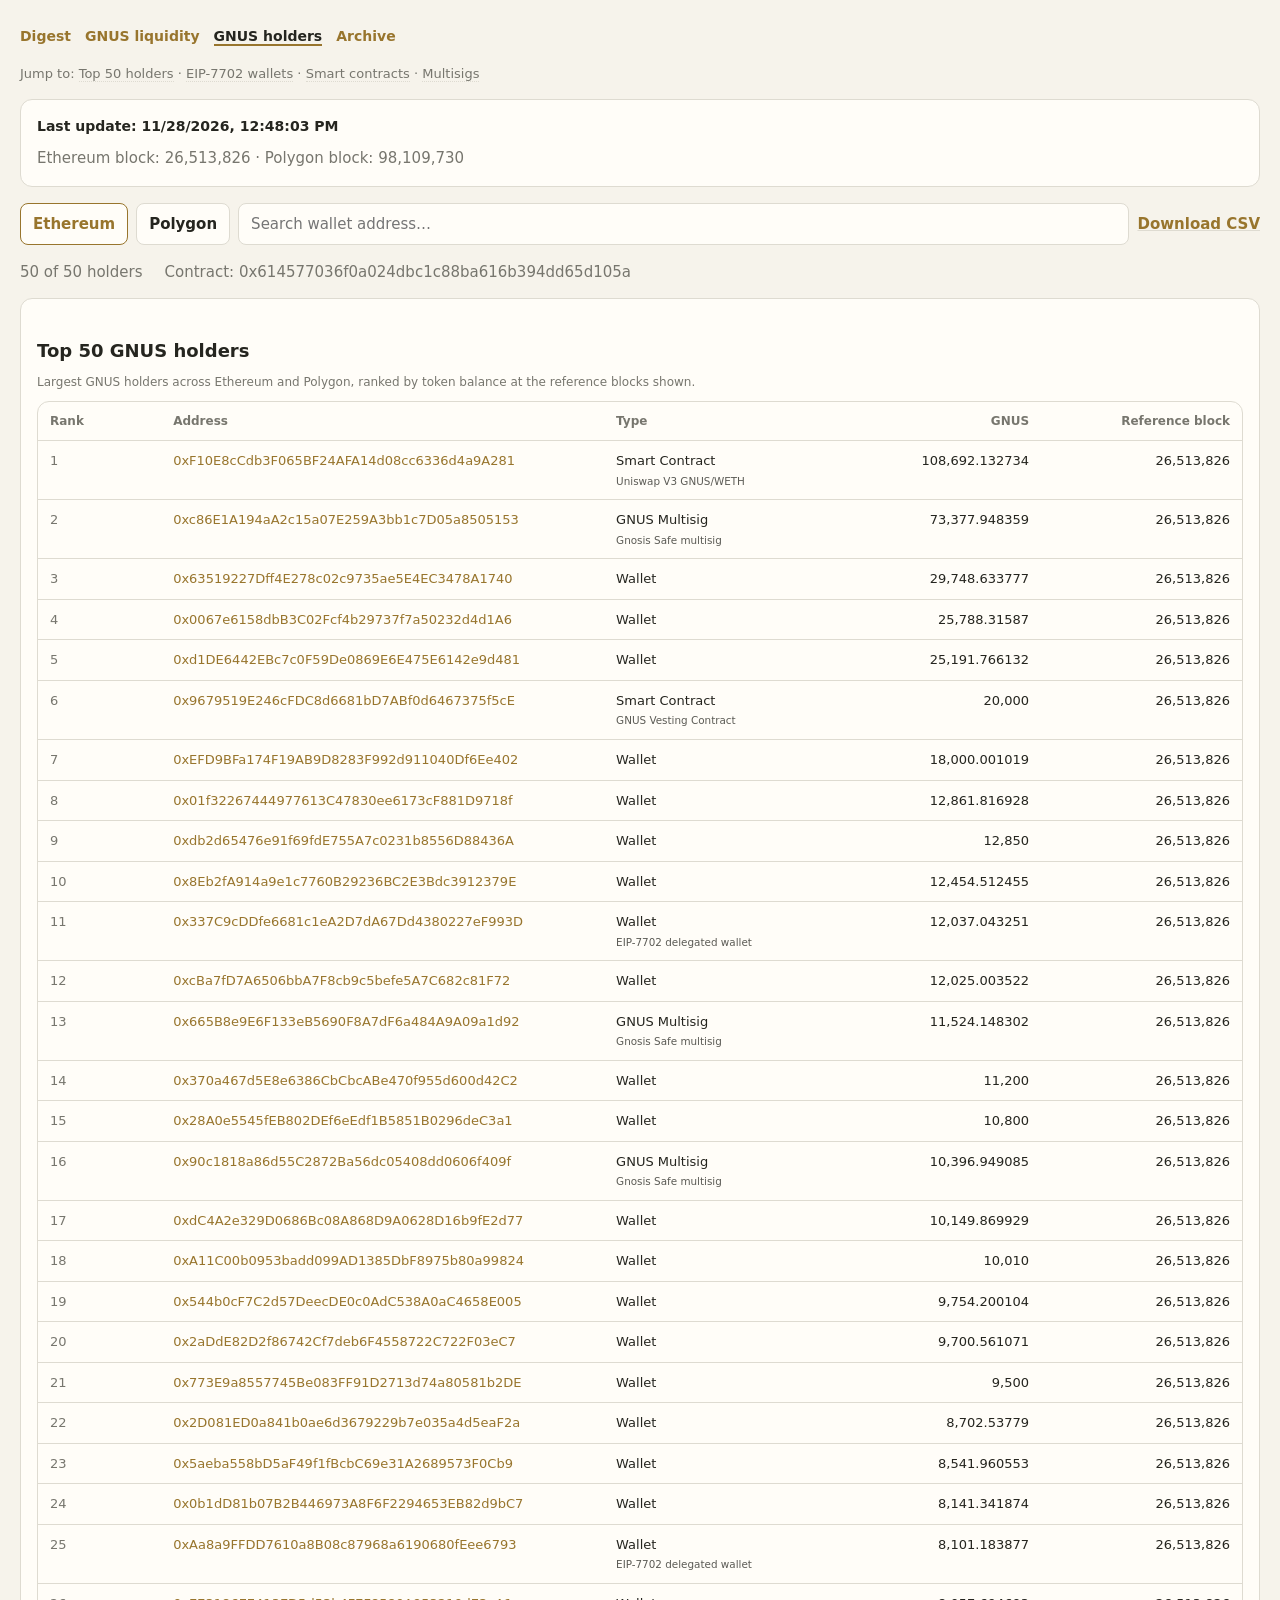
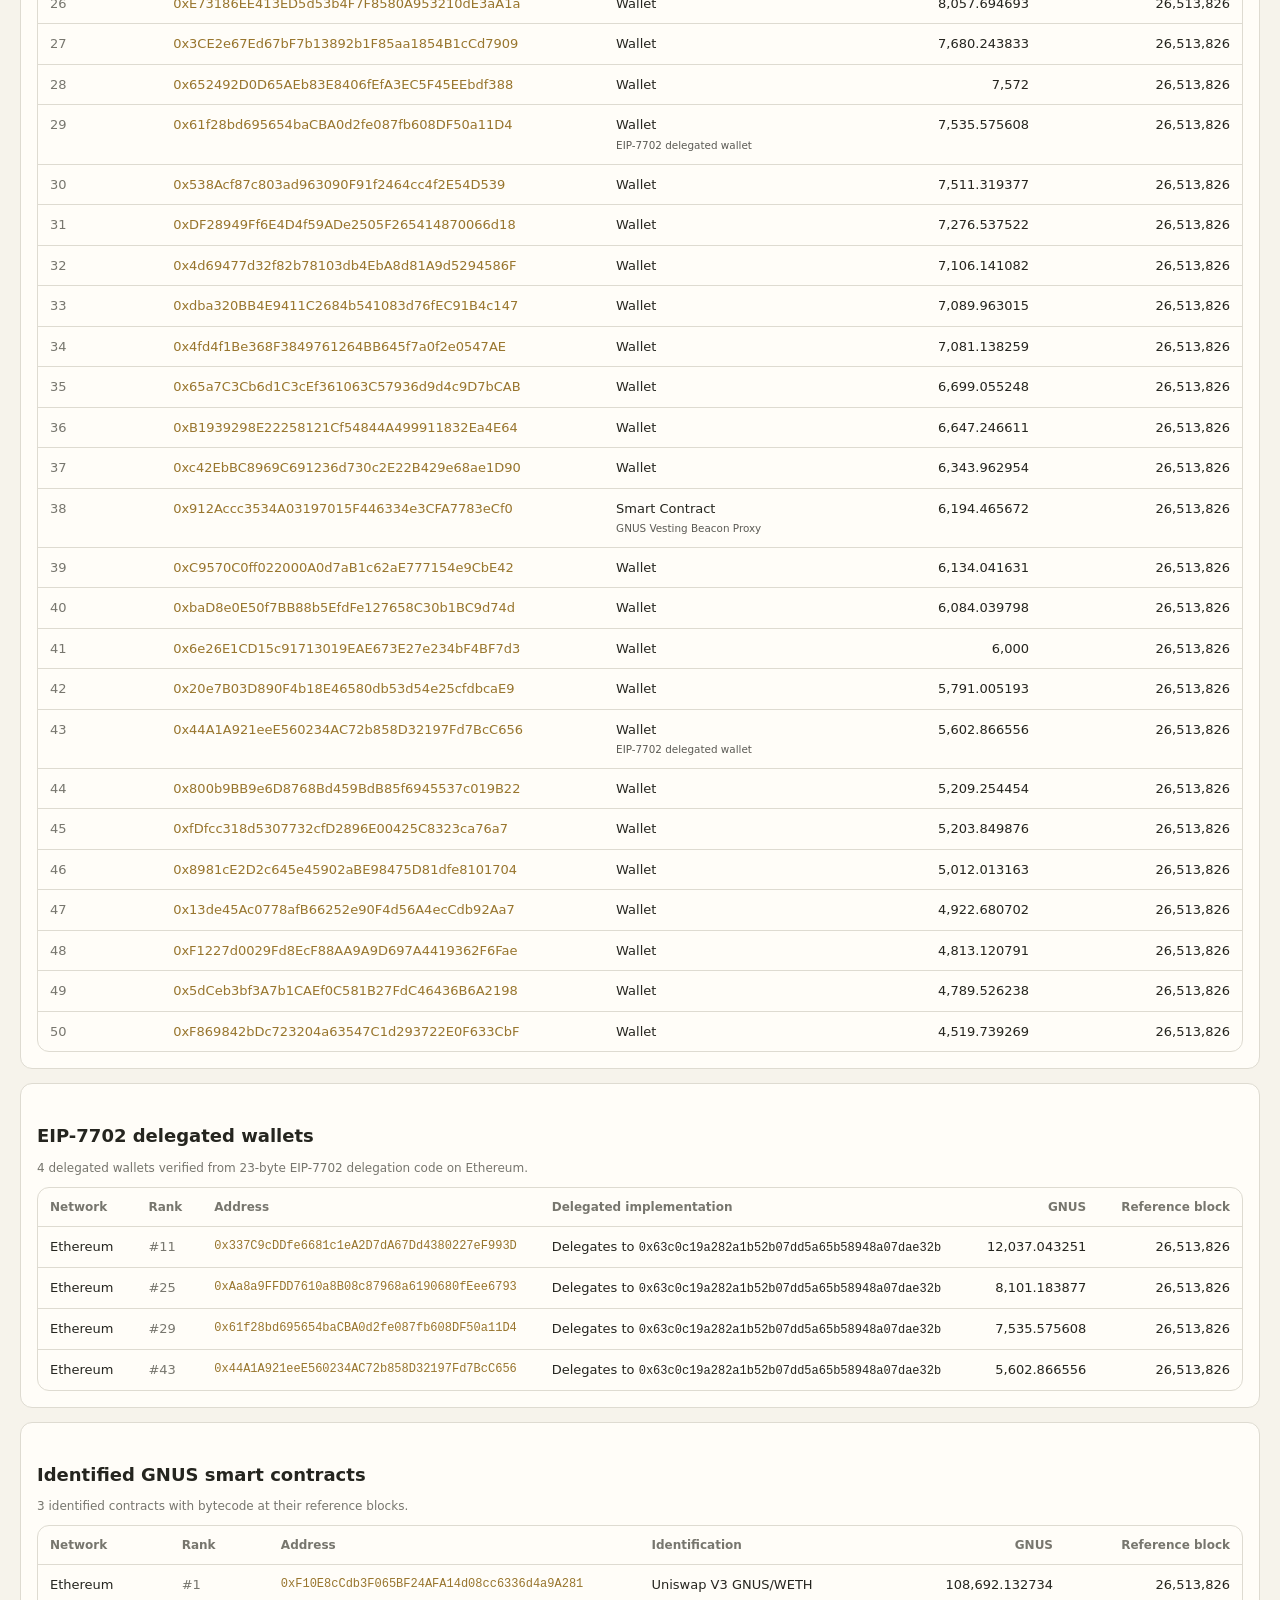
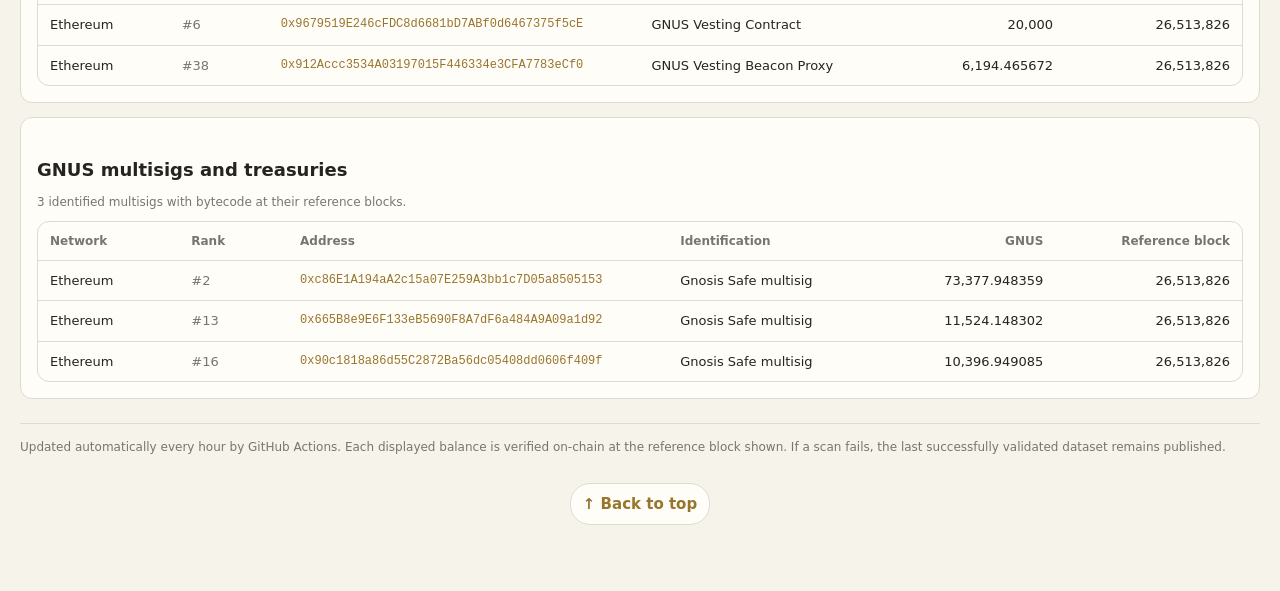
<file: public/holders.html>
<!doctype html>
<html lang="en">
<head>
<meta charset="utf-8">
<meta name="viewport" content="width=device-width,initial-scale=1">
<meta name="description" content="GNUS top 50 holders on Ethereum and Polygon, verified directly on-chain.">
<title>GNUS Top 50 holders</title>

  <link rel="stylesheet" href="site.css">
</head>
<body class="holders-page">
<main>
  <nav><a href="./">Digest</a><a href="liquidity.html">GNUS liquidity</a><a href="holders.html" aria-current="page">GNUS holders</a><a href="archive.html">Archive</a></nav>
  <h1 class="sr-only">GNUS holders</h1>
  <nav class="jump" id="pageJump" aria-label="Sections on this page">
    Jump to: <a href="#section-1">Top 50 holders</a> · <a href="#section-2">EIP-7702 wallets</a> · <a href="#section-3">Smart contracts</a> · <a href="#section-4">Multisigs</a>
  </nav>


  <section class="panel">
    <div class="status">
      <strong id="updated">Loading data…</strong>
    </div>
    <p class="muted" id="blocks" style="margin:10px 0 0">Reference blocks: —</p>
  </section>

  <div class="controls">
    <button id="ethButton" class="active" type="button">Ethereum</button>
    <button id="polyButton" type="button">Polygon</button>
    <input id="search" type="search" placeholder="Search wallet address…" aria-label="Search wallet address">
    <a href="gnus-top50.csv" style="color:var(--accent);font-weight:650">Download CSV</a>
  </div>

  <div class="status muted" style="margin:8px 0 12px">
    <span id="count">50 holders</span>
    <span id="contract"></span>
  </div>

  <section class="panel">
    <h2 id="section-1">Top 50 GNUS holders</h2>
    <p class="inventory-meta" id="top50Meta">
      Largest GNUS holders across Ethereum and Polygon, ranked by token balance at the reference blocks shown.
    </p>
    <div class="table-wrap">
      <table>
        <thead>
          <tr><th>Rank</th><th>Address</th><th>Type</th><th style="text-align:right">GNUS</th><th style="text-align:right">Reference block</th></tr>
        </thead>
        <tbody id="holders">
          <tr><td colspan="5">Loading…</td></tr>
        </tbody>
      </table>
    </div>
  </section>

  <section class="panel">
    <h2 id="section-2">EIP-7702 delegated wallets</h2>
    <p class="inventory-meta" id="eip7702Meta">Loading verified wallet delegations…</p>
    <div class="table-wrap" id="eip7702Table"></div>
  </section>

  <section class="panel">
    <h2 id="section-3">Identified GNUS smart contracts</h2>
    <p class="inventory-meta" id="contractsMeta">Loading identified contracts…</p>
    <div class="table-wrap" id="contractsTable"></div>
  </section>

  <section class="panel">
    <h2 id="section-4">GNUS multisigs and treasuries</h2>
    <p class="inventory-meta" id="multisigsMeta">Loading identified multisigs…</p>
    <div class="table-wrap" id="multisigsTable"></div>
  </section>

  <footer>
    Updated automatically every hour by GitHub Actions. Each displayed balance is verified on-chain at the reference block shown. If a scan fails, the last successfully validated dataset remains published.
  </footer>
  <div class="totop"><button type="button" id="toTop">↑ Back to top</button></div>
</main>

<script>
(() => {
  const $ = id => document.getElementById(id);
  let data;
  let network = 'ethereum';

  const number = value => Number(value).toLocaleString('en-US', {
    maximumFractionDigits: 6
  });

  function render() {
    const section = data.networks[network];
    const query = $('search').value.trim().toLowerCase();
    const holders = section.holders.filter(h =>
      h.address.toLowerCase().includes(query)
    );

    $('count').textContent = `${holders.length} of 50 holders`;
    $('contract').textContent = `Contract: ${section.contract}`;
    $('ethButton').classList.toggle('active', network === 'ethereum');
    $('polyButton').classList.toggle('active', network === 'polygon');

    $('holders').innerHTML = holders.map(h => `
      <tr>
        <td class="rank">${h.rank}</td>
        <td><a href="${network === 'ethereum' ? 'https://etherscan.io/address/' : 'https://polygonscan.com/address/'}${encodeURIComponent(h.address)}" target="_blank" rel="noopener">${h.address}</a></td>
        <td>
          ${['Wallet', 'Smart Contract', 'GNUS Multisig'].includes(h.holderType) ? h.holderType : 'Unknown'}
          ${h.holderDescription && h.holderDescription !== h.holderType
            ? `<div style="font-size:0.8em;opacity:0.75;margin-top:3px">${h.holderDescription}</div>`
            : ''}
        </td>
        <td class="num">${number(h.gnus)}</td>
        <td class="num">${Number(h.referenceBlock).toLocaleString('en-US')}</td>
      </tr>
    `).join('') || '<tr><td colspan="5">No matching address.</td></tr>';

    renderInventories();
  }


  function escapeHTML(value) {
    return String(value ?? '').replace(/[&<>"']/g, character => ({
      '&': '&amp;',
      '<': '&lt;',
      '>': '&gt;',
      '"': '&quot;',
      "'": '&#39;'
    })[character]);
  }

  function explorerAddress(networkName, address) {
    const base = networkName === 'ethereum'
      ? 'https://etherscan.io/address/'
      : 'https://polygonscan.com/address/';
    return base + encodeURIComponent(address);
  }

  function inventoryTable(items, kind) {
    if (!Array.isArray(items) || items.length === 0) {
      return '<div class="inventory-empty">No verified entries in the current Top 50.</div>';
    }

    const rows = items.map(item => {
      const networkName = item.network === 'ethereum' ? 'Ethereum' : 'Polygon';
      const address = escapeHTML(item.address);
      const href = escapeHTML(explorerAddress(item.network, item.address));
      const role = escapeHTML(item.role);
      const balance = number(item.gnus);
      const rank = escapeHTML(item.rank);
      const block = escapeHTML(Number(item.referenceBlock).toLocaleString('en-US'));

      let detail = role;
      if (kind === 'eip7702') {
        detail = `Delegates to <span class="address-cell">${escapeHTML(item.delegatedImplementation || '—')}</span>`;
      }

      return `
        <tr>
          <td>${networkName}</td>
          <td class="rank">#${rank}</td>
          <td class="address-cell"><a href="${href}" target="_blank" rel="noopener">${address}</a></td>
          <td>${detail}</td>
          <td class="num">${balance}</td>
          <td class="num">${block}</td>
        </tr>
      `;
    }).join('');

    return `
      <table class="inventory-table">
        <thead>
          <tr>
            <th>Network</th><th>Rank</th><th>Address</th>
            <th>${kind === 'eip7702' ? 'Delegated implementation' : 'Identification'}</th>
            <th style="text-align:right">GNUS</th>
            <th style="text-align:right">Reference block</th>
          </tr>
        </thead>
        <tbody>${rows}</tbody>
      </table>
    `;
  }

  function renderInventories() {
    const eip = (data.eip7702Wallets || []).filter(item => item.network === network);
    const contracts = (data.verifiedContracts || []).filter(item => item.network === network);
    const multisigs = (data.multisigs || []).filter(item => item.network === network);

    $('eip7702Meta').textContent =
      `${eip.length} delegated wallets verified from 23-byte EIP-7702 delegation code on ${network === 'ethereum' ? 'Ethereum' : 'Polygon'}.`;
    $('contractsMeta').textContent =
      `${contracts.length} identified contracts with bytecode at their reference blocks.`;
    $('multisigsMeta').textContent =
      `${multisigs.length} identified multisigs with bytecode at their reference blocks.`;

    $('eip7702Table').innerHTML = inventoryTable(eip, 'eip7702');
    $('contractsTable').innerHTML = inventoryTable(contracts, 'contracts');
    $('multisigsTable').innerHTML = inventoryTable(multisigs, 'multisigs');
  }

  async function load() {
    try {
      const response = await fetch(`gnus-top50.json?t=${Date.now()}`, { cache: 'no-store' });
      if (!response.ok) throw new Error(`HTTP ${response.status}`);
      data = await response.json();

      if (!data.networks?.ethereum?.holders || !data.networks?.polygon?.holders) {
        throw new Error('Invalid dataset');
      }

      $('updated').textContent = `Last update: ${new Date(data.generatedAt).toLocaleString()}`;
      $('blocks').textContent =
        `Ethereum block: ${data.networks.ethereum.referenceBlock.toLocaleString('en-US')} · Polygon block: ${data.networks.polygon.referenceBlock.toLocaleString('en-US')}`;
      render();

    } catch (error) {
      $('updated').innerHTML = `<span class="err">Unable to load holders data: ${error.message}</span>`;
      $('holders').innerHTML = '<tr><td colspan="5">Data unavailable. Please try again later.</td></tr>';
    }
  }

  $('ethButton').addEventListener('click', () => { network = 'ethereum'; if (data) render(); });
  $('polyButton').addEventListener('click', () => { network = 'polygon'; if (data) render(); });
  $('search').addEventListener('input', () => { if (data) render(); });
  load();
})();
</script>
<script>
document.getElementById('toTop').addEventListener('click', () => window.scrollTo({
  top: 0,
  behavior: window.matchMedia('(prefers-reduced-motion: reduce)').matches ? 'auto' : 'smooth'
}));
</script>

<script>
/* HOLDERS_DYNAMIC_COLUMN_WIDTHS */
(() => {
  function sizeTable(table, wrapper) {
    if (!table || !wrapper || !table.rows.length) return;

    const clone = table.cloneNode(true);
    clone.classList.add('holders-measure-clone');
    clone.querySelectorAll('colgroup').forEach(node => node.remove());

    Object.assign(clone.style, {
      position: 'absolute',
      visibility: 'hidden',
      pointerEvents: 'none',
      left: '-100000px',
      top: '0',
      width: 'max-content',
      minWidth: '0',
      maxWidth: 'none',
      tableLayout: 'auto'
    });

    wrapper.appendChild(clone);

    const cells = Array.from(clone.rows[0].cells);
    const widths = cells.map(cell => cell.getBoundingClientRect().width);
    clone.remove();

    if (!widths.length || widths.some(width => !Number.isFinite(width) || width <= 0)) return;

    const naturalWidth = widths.reduce((sum, width) => sum + width, 0);
    const targetWidth = Math.max(naturalWidth, wrapper.clientWidth);
    const extraPerColumn = Math.max(0, targetWidth - naturalWidth) / widths.length;

    let colgroup = table.querySelector(':scope > colgroup');
    if (!colgroup) {
      colgroup = document.createElement('colgroup');
      table.insertBefore(colgroup, table.firstChild);
    }

    while (colgroup.children.length < widths.length) {
      colgroup.appendChild(document.createElement('col'));
    }
    while (colgroup.children.length > widths.length) {
      colgroup.lastElementChild.remove();
    }

    widths.forEach((width, index) => {
      colgroup.children[index].style.width =
        `${width + extraPerColumn}px`;
    });

    table.style.width = `${targetWidth}px`;
    table.style.minWidth = '0';
    table.style.maxWidth = 'none';
    table.style.tableLayout = 'fixed';
  }

  function updateAll() {
    document.querySelectorAll('.holders-page .panel .table-wrap').forEach(wrapper => {
      const table = wrapper.querySelector(':scope > table');
      if (table) sizeTable(table, wrapper);
    });
  }

  let scheduled = false;
  function scheduleUpdate() {
    if (scheduled) return;
    scheduled = true;
    requestAnimationFrame(() => {
      scheduled = false;
      updateAll();
    });
  }

  function init() {
    updateAll();

    document.querySelectorAll('.holders-page .panel .table-wrap').forEach(wrapper => {
      if ('ResizeObserver' in window) {
        new ResizeObserver(scheduleUpdate).observe(wrapper);
      }
    });

    new MutationObserver(records => {
      const relevant = records.some(record =>
        [...record.addedNodes, ...record.removedNodes].some(node =>
          node.nodeType === 1 &&
          !node.classList.contains('holders-measure-clone') &&
          node.tagName !== 'COLGROUP' &&
          node.tagName !== 'COL'
        )
      );
      if (relevant) scheduleUpdate();
    }).observe(document.querySelector('.holders-page main') || document.body, {
      childList: true,
      subtree: true
    });

    window.addEventListener('resize', scheduleUpdate);
    setTimeout(scheduleUpdate, 300);
    setTimeout(scheduleUpdate, 1000);
  }

  if (document.readyState === 'loading') {
    document.addEventListener('DOMContentLoaded', init, { once: true });
  } else {
    init();
  }
})();
</script>

</body>
</html>
</file>
<file: public/site.css>
/* GNUS DIGEST — PAGE-SPECIFIC STYLES */

/* =====================================================
   INDEX-PAGE — STYLES SPECIFIQUES
   Palette, navigation et composants hérités du socle commun
   ===================================================== */








@media (prefers-color-scheme:dark) {

}




:where(body.index-page) * {
box-sizing:border-box
}




body:where(.index-page) {
margin:0;padding:20px;background:var(--bg);color:var(--ink);font:16px/1.5 Georgia,"Times New Roman",serif
}




:where(body.index-page) main {
max-width:760px;margin:0 auto
}




:where(body.index-page) h1 {
font-size:26px;margin:0 0 2px
}




:where(body.index-page) .sub {
color:var(--mute);font:13px system-ui,sans-serif;margin:0 0 22px
}




:where(body.index-page) h2 {
font:600 13px system-ui,sans-serif;letter-spacing:.08em;text-transform:uppercase;color:var(--accent);margin:26px 0 8px
}




:where(body.index-page) .card {
background:var(--panel);border:1px solid var(--line);border-radius:8px;padding:14px 16px;margin-bottom:10px
}




:where(body.index-page) .date {
font:600 13px system-ui,sans-serif;color:var(--mute);margin-bottom:4px
}




:where(body.index-page) details {
margin-top:8px;font:14px/1.45 system-ui,sans-serif;color:var(--mute)
}




:where(body.index-page) summary {
cursor:pointer;color:var(--accent)
}




:where(body.index-page) details a {
color:inherit;font-weight:600
}




:where(body.index-page) ul {
margin:6px 0 0;padding-left:18px
}




:where(body.index-page) .stats {
display:flex;flex-wrap:wrap;gap:8px 18px;font:14px system-ui,sans-serif;color:var(--mute);margin-top:6px
}




:where(body.index-page) .stats b {
color:var(--ink)
}




:where(body.index-page) h3 {
font:600 15px system-ui,sans-serif;margin:16px 0 6px
}




:where(body.index-page) h3 a {
color:var(--ink);text-decoration:none;border-bottom:1px solid var(--line)
}




:where(body.index-page) .trow {
display:flex;justify-content:space-between;gap:12px;align-items:baseline
}




:where(body.index-page) .trow b {
font:700 13px system-ui,sans-serif;letter-spacing:.02em
}




:where(body.index-page) .pct {
font:700 13px system-ui,sans-serif;color:var(--accent);white-space:nowrap
}




:where(body.index-page) .segs {
display:flex;gap:3px;margin:10px 0 6px
}




:where(body.index-page) .seg {
flex:1;height:8px;border-radius:2px;background:var(--line)
}




:where(body.index-page) .seg.done {
background:var(--accent)
}
:where(body.index-page) .seg.progress {
background:var(--accent);opacity:.45
}




:where(body.index-page) .legend {
font:12px system-ui,sans-serif;color:var(--mute);margin-bottom:8px
}




:where(body.index-page) .it {
font:14px/1.45 system-ui,sans-serif;padding:2px 0
}
:where(body.index-page) .it .t {
color:var(--mute);font-size:12px
}




:where(body.index-page) .note {
font:13px/1.45 system-ui,sans-serif;color:var(--mute);border-left:2px solid var(--accent);padding-left:10px;margin-top:8px
}




:where(body.index-page) .badge {
display:inline-block;font:600 12px system-ui,sans-serif;padding:1px 8px;border-radius:10px;border:1px solid var(--line);color:var(--mute);margin-right:8px
}




:where(body.index-page) .badge.done {
color:#2e7d32;border-color:#2e7d32
}
:where(body.index-page) .badge.progress {
color:var(--accent);border-color:var(--accent)
}




:where(body.index-page) .srow {
padding:8px 0;border-bottom:1px solid var(--line);font:14px/1.45 system-ui,sans-serif
}
:where(body.index-page) .srow:last-child {
border-bottom:0
}




:where(body.index-page) .srow .d {
color:var(--mute);font-size:13px;margin-top:2px
}




:where(body.index-page) .srow .m {
color:var(--mute);font-size:13px
}




:where(body.index-page) .srow a {
color:var(--ink);font-weight:600;text-decoration:none;border-bottom:1px solid var(--line)
}




:where(body.index-page) .notice {
border-left:3px solid var(--accent)
}




:where(body.index-page) .notice .w {
font:600 14px system-ui,sans-serif;color:var(--accent);margin-bottom:4px
}




:where(body.index-page) .kv {
display:grid;grid-template-columns:repeat(auto-fit,minmax(210px,1fr));gap:14px 22px
}




:where(body.index-page) .kv .k {
font:600 11px system-ui,sans-serif;letter-spacing:.07em;text-transform:uppercase;color:var(--mute);margin-bottom:3px
}




:where(body.index-page) .kv .v {
font:15px/1.4 system-ui,sans-serif
}




:where(body.index-page) .kv .v .badge {
margin-right:0
}




:where(body.index-page) .kv a {
color:var(--accent);text-decoration:none;font-weight:600;border-bottom:1px solid var(--line)
}




:where(body.index-page) .warn {
border-left:3px solid #c0392b
}




:where(body.index-page) .warn .w {
font:600 14px system-ui,sans-serif;color:#c0392b;margin-bottom:4px
}




:where(body.index-page) .grid2 {
display:grid;grid-template-columns:repeat(auto-fit,minmax(260px,1fr));gap:10px
}




:where(body.index-page) .grid2 .card {
margin-bottom:0
}




:where(body.index-page) svg.chart {
width:100%;height:auto;color:var(--accent);display:block;margin:6px 0 2px
}




:where(body.index-page) .arrow {
color:var(--mute);margin:0 6px
}




:where(body.index-page) .srow .bad {
color:#c0392b;font-weight:600
}




:where(body.index-page) .srow .mbar {
margin:5px 0 2px
}




:where(body.index-page) nav.jump {
font:13px/1.8 system-ui,sans-serif;color:var(--mute);margin:-6px 0 14px
}




:where(body.index-page) nav.jump a {
color:var(--mute);font-weight:400;margin:0;text-decoration:none;border-bottom:1px dotted var(--line)
}




:where(body.index-page) nav.jump a:hover {
color:var(--accent);border-bottom-color:var(--accent)
}




:where(body.index-page) h2 {
scroll-margin-top:12px
}




@media (prefers-reduced-motion:no-preference) {
html {
scroll-behavior:smooth
}
}




:where(body.index-page) .sofar {
margin-left:8px;font:11px system-ui,sans-serif;color:var(--accent);border:1px solid var(--line);border-radius:8px;padding:0 7px;letter-spacing:0;text-transform:none
}




:where(body.index-page) .autoline {
font:13px/1.45 system-ui,sans-serif;color:var(--mute);margin-top:10px;padding-top:8px;border-top:1px dashed var(--line)
}




:where(body.index-page) .ms {
padding:8px 0;border-bottom:1px solid var(--line);font:14px/1.45 system-ui,sans-serif
}
:where(body.index-page) .ms:last-child {
border-bottom:0
}




:where(body.index-page) .ms a {
color:var(--ink);font-weight:600;text-decoration:none;border-bottom:1px solid var(--line)
}




:where(body.index-page) .ms .m {
color:var(--mute);font-size:13px
}




:where(body.index-page) .ms .mh {
font:600 14px system-ui,sans-serif
}




:where(body.index-page) .ms .msub {
margin:8px 0 0 12px;padding-left:10px;border-left:2px solid var(--line)
}




:where(body.index-page) .mbar {
height:6px;background:var(--line);border-radius:3px;margin:6px 0 3px
}
:where(body.index-page) .mbar i {
display:block;height:100%;background:var(--accent);border-radius:3px
}




:where(body.index-page) .pr .b {
flex:1;min-width:0
}




:where(body.index-page) .pr .b a {
display:block
}




:where(body.index-page) .pr .b span.m {
display:block;font-size:12.5px;margin-top:1px;white-space:nowrap;overflow:hidden;text-overflow:ellipsis
}




:where(body.index-page) .dsum {
margin:8px 0 4px;font-size:15px;line-height:1.5
}




:where(body.index-page) .chip.auto {
border-style:dashed
}




:where(body.index-page) footer {
margin:34px 0 10px;padding-top:14px;border-top:1px solid var(--line);font:13px/1.55 system-ui,sans-serif;color:var(--mute)
}




:where(body.index-page) footer p {
margin:0 0 8px
}




:where(body.index-page) footer a {
color:var(--accent)
}




:where(body.index-page) .totop {
text-align:center;margin:26px 0 8px
}




:where(body.index-page) .totop button {
font:600 14px system-ui,sans-serif;background:var(--panel);color:var(--accent);border:1px solid var(--line);border-radius:20px;padding:8px 18px;cursor:pointer;width:auto
}




:where(body.index-page) .totop button:hover {
border-color:var(--accent)
}




:where(body.index-page) .totop button:focus-visible {
outline:2px solid var(--accent);outline-offset:2px
}




:where(body.index-page) details .np {
margin:0 0 1.4em;font:14px/1.65 system-ui,sans-serif
}




:where(body.index-page) details .nh {
margin:1.8em 0 .6em
}




:where(body.index-page) details > summary + .nh {
margin-top:1em
}




:where(body.index-page) .chips {
display:flex;flex-wrap:wrap;gap:6px;margin:8px 0
}




:where(body.index-page) .chip {
font:12px system-ui,sans-serif;border:1px solid var(--line);border-radius:12px;padding:1px 9px;color:var(--mute)
}




:where(body.index-page) .chip b {
color:var(--ink)
}




:where(body.index-page) .big {
font:700 22px system-ui,sans-serif
}




:where(body.index-page) .big small {
font:13px system-ui,sans-serif;color:var(--mute);font-weight:400
}




:where(body.index-page) ul.hl {
margin:8px 0 0;padding-left:18px;font:13px/1.45 system-ui,sans-serif;color:var(--mute)
}




:where(body.index-page) .dom {
font:600 12px system-ui,sans-serif;letter-spacing:.05em;text-transform:uppercase;color:var(--accent);margin:10px 0 2px
}




:where(body.index-page) nav {
font:14px system-ui,sans-serif;margin:0 0 18px
}




:where(body.index-page) nav a {
color:var(--accent);margin-right:14px;text-decoration:none;font-weight:600
}




:where(body.index-page) nav a[aria-current] {
color:var(--ink);border-bottom:2px solid var(--accent)
}




:where(body.index-page) .pr {
display:flex;gap:8px;align-items:baseline;padding:5px 0;border-bottom:1px solid var(--line);font:14px/1.4 system-ui,sans-serif
}




:where(body.index-page) .pr:last-child {
border-bottom:0
}




:where(body.index-page) .tag {
flex:none;min-width:92px;text-align:center;font-size:11px;font-weight:700;text-transform:uppercase;letter-spacing:.04em;padding:1px 6px;border-radius:4px;border:1px solid var(--line);color:var(--mute)
}




:where(body.index-page) .tag.merged {
color:#2e7d32;border-color:#2e7d32
}
:where(body.index-page) .tag.opened {
color:var(--accent);border-color:var(--accent)
}




:where(body.index-page) .pr a {
color:var(--ink);text-decoration:none;font-weight:600
}
:where(body.index-page) .pr span.m {
color:var(--mute)
}




/* =====================================================
   ARCHIVE-PAGE — STYLES SPECIFIQUES
   Palette, navigation et composants hérités du socle commun
   ===================================================== */








@media (prefers-color-scheme:dark) {

}




:where(body.archive-page) * {
box-sizing:border-box
}




body:where(.archive-page) {
margin:0;padding:20px;background:var(--bg);color:var(--ink);font:16px/1.5 Georgia,"Times New Roman",serif
}




:where(body.archive-page) main {
max-width:760px;margin:0 auto
}




:where(body.archive-page) h1 {
font-size:26px;margin:0 0 2px
}




:where(body.archive-page) .sub {
color:var(--mute);font:13px system-ui,sans-serif;margin:0 0 18px
}




:where(body.archive-page) nav {
font:14px system-ui,sans-serif;margin:0 0 18px
}




:where(body.archive-page) nav a {
color:var(--accent);margin-right:14px;text-decoration:none;font-weight:600
}




:where(body.archive-page) nav a[aria-current] {
color:var(--ink);border-bottom:2px solid var(--accent)
}




:where(body.archive-page) input {
width:100%;font:16px system-ui,sans-serif;padding:9px 12px;border:1px solid var(--line);border-radius:8px;background:var(--panel);color:var(--ink);margin:0 0 14px
}




:where(body.archive-page) input:focus-visible, :where(body.archive-page) summary:focus-visible {
outline:2px solid var(--accent);outline-offset:2px
}




:where(body.archive-page) details.week {
background:var(--panel);border:1px solid var(--line);border-radius:8px;margin-bottom:10px;padding:2px 16px
}




:where(body.archive-page) details.week > summary {
cursor:pointer;list-style:none;padding:12px 0;font:600 14px system-ui,sans-serif
}




:where(body.archive-page) details.week > summary::-webkit-details-marker {
display:none
}




:where(body.archive-page) details.week > summary::before {
content:"▸ ";color:var(--accent)
}




:where(body.archive-page) details.week[open] > summary::before {
content:"▾ "
}




:where(body.archive-page) summary .tot {
color:var(--mute);font-weight:400
}




:where(body.archive-page) .day {
padding:10px 0;border-top:1px solid var(--line)
}




:where(body.archive-page) .day .d {
font:600 12px system-ui,sans-serif;color:var(--mute);letter-spacing:.03em;margin-bottom:3px
}




:where(body.archive-page) .day .t {
margin:0 0 6px
}




:where(body.archive-page) .chips {
display:flex;flex-wrap:wrap;gap:6px
}




:where(body.archive-page) .chip {
font:12px system-ui,sans-serif;border:1px solid var(--line);border-radius:12px;padding:1px 9px;color:var(--mute)
}




:where(body.archive-page) .chip.auto {
border-style:dashed
}




:where(body.archive-page) .chip.rel a {
color:var(--accent);text-decoration:none;font-weight:600
}




:where(body.archive-page) .auto {
font:11px system-ui,sans-serif;color:var(--mute);margin-left:6px;border:1px dashed var(--line);border-radius:8px;padding:0 6px
}




:where(body.archive-page) footer {
margin:30px 0 10px;padding-top:14px;border-top:1px solid var(--line);font:13px/1.55 system-ui,sans-serif;color:var(--mute)
}




:where(body.archive-page) .totop {
text-align:center;margin:26px 0 8px
}




:where(body.archive-page) .totop button {
font:600 14px system-ui,sans-serif;background:var(--panel);color:var(--accent);border:1px solid var(--line);border-radius:20px;padding:8px 18px;cursor:pointer;width:auto
}




:where(body.archive-page) .totop button:hover {
border-color:var(--accent)
}




:where(body.archive-page) .totop button:focus-visible {
outline:2px solid var(--accent);outline-offset:2px
}






:where(body.archive-page) nav.jump {
font: 13px/1.8 system-ui, sans-serif;
    color: var(--mute);
    margin: 0 0 14px;
}




:where(body.archive-page) nav.jump a {
color: var(--mute);
    font-weight: 400;
    margin: 0;
    text-decoration: none;
    border-bottom: 1px dotted var(--line);
}




:where(body.archive-page) nav.jump a:hover {
color: var(--accent);
    border-bottom-color: var(--accent);
}




:where(body.archive-page) details.week {
scroll-margin-top: 12px;
}




/* =====================================================
   LIQUIDITY-PAGE — STYLES SPECIFIQUES
   Palette, navigation et composants hérités du socle commun
   ===================================================== */




body:where(.liquidity-page) { --buy: #2e7d32; --buy-bg: #dbe9d9; --sell: #a8432f; --sell-bg: #f1dcd5; }




@media (prefers-color-scheme:dark) {
body:where(.liquidity-page) { --buy: #7fc883; --buy-bg: #2b3a2c; --sell: #e08a76; --sell-bg: #40281f; }
}




:where(body.liquidity-page) * {
box-sizing:border-box
}




body:where(.liquidity-page) {
margin:0;padding:20px;background:var(--bg);color:var(--ink);font:16px/1.5 Georgia,"Times New Roman",serif
}




:where(body.liquidity-page) input, :where(body.liquidity-page) textarea, :where(body.liquidity-page) button, :where(body.liquidity-page) select, :where(body.liquidity-page) table, :where(body.liquidity-page) label, :where(body.liquidity-page) .info, :where(body.liquidity-page) details, :where(body.liquidity-page) #status, :where(body.liquidity-page) .note, :where(body.liquidity-page) .sub, :where(body.liquidity-page) nav {
font-family:system-ui,sans-serif
}




:where(body.liquidity-page) main {
max-width:1000px;margin:0 auto
}




:where(body.liquidity-page) h1 {
font-size:26px;margin:0 0 2px;font-weight:700
}




:where(body.liquidity-page) h2 {
font:600 13px system-ui,sans-serif;letter-spacing:.08em;text-transform:uppercase;color:var(--accent);margin:26px 0 8px
}




:where(body.liquidity-page) .sub {
color:var(--mute);font-size:13px;margin:0 0 22px
}




:where(body.liquidity-page) nav {
font-size:14px;margin:0 0 18px
}




:where(body.liquidity-page) nav a {
color:var(--accent);margin-right:14px;text-decoration:none;font-weight:600
}




:where(body.liquidity-page) nav a[aria-current] {
color:var(--ink);border-bottom:2px solid var(--accent)
}




:where(body.liquidity-page) .bar {
display:flex;gap:8px;flex-wrap:wrap;margin-bottom:10px
}




:where(body.liquidity-page) input, :where(body.liquidity-page) textarea, :where(body.liquidity-page) button {
font:inherit;font-family:system-ui,sans-serif;border:1px solid var(--line);border-radius:6px;padding:8px 10px;background:var(--panel);color:var(--ink)
}




:where(body.liquidity-page) input#addr {
flex:1;min-width:300px;font-family:Consolas,monospace;font-size:13px
}




:where(body.liquidity-page) input#lv {
width:100%
}




:where(body.liquidity-page) button {
background:var(--ink);color:var(--bg);border-color:var(--ink);cursor:pointer;font-weight:600
}




:where(body.liquidity-page) button:disabled {
opacity:.5;cursor:wait
}




:where(body.liquidity-page) button:focus-visible, :where(body.liquidity-page) input:focus-visible, :where(body.liquidity-page) textarea:focus-visible {
outline:2px solid var(--accent);outline-offset:1px
}




:where(body.liquidity-page) details {
margin:6px 0 10px;color:var(--mute)
}




:where(body.liquidity-page) summary {
cursor:pointer;color:var(--accent)
}




:where(body.liquidity-page) textarea {
width:100%;height:80px;font-family:Consolas,monospace;font-size:12px
}




:where(body.liquidity-page) label {
display:block;margin:10px 0 4px;color:var(--mute);font-size:13px
}




:where(body.liquidity-page) #status {
min-height:22px;color:var(--mute);margin:10px 0
}




:where(body.liquidity-page) #status.err {
color:var(--sell)
}




:where(body.liquidity-page) .info {
display:grid;grid-template-columns:repeat(auto-fit,minmax(190px,1fr));gap:8px
}




:where(body.liquidity-page) .info div {
background:var(--panel);border:1px solid var(--line);border-radius:8px;padding:8px 12px
}




:where(body.liquidity-page) .info b {
display:block;font-size:12px;font-weight:600;color:var(--mute)
}




:where(body.liquidity-page) .info span {
font-variant-numeric:tabular-nums;font-size:16px
}




:where(body.liquidity-page) .wrap {
overflow-x:auto;background:var(--panel);border:1px solid var(--line);border-radius:8px
}




:where(body.liquidity-page) table {
border-collapse:collapse;width:100%;font-variant-numeric:tabular-nums
}




:where(body.liquidity-page) th, :where(body.liquidity-page) td {
padding:8px 12px;text-align:right;white-space:nowrap;border-bottom:1px solid var(--line)
}




:where(body.liquidity-page) th {
font-size:12px;font-weight:600;color:var(--mute)
}




:where(body.liquidity-page) th:first-child, :where(body.liquidity-page) td:first-child {
text-align:left
}




:where(body.liquidity-page) tr:last-child td {
border-bottom:0
}




:where(body.liquidity-page) td.pct {
font-weight:600
}




:where(body.liquidity-page) .buy td.pct {
color:var(--buy)
}

:where(body.liquidity-page) .sell td.pct {
color:var(--sell)
}




:where(body.liquidity-page) td.viz {
width:160px;padding:8px 12px
}




:where(body.liquidity-page) .bg {
height:10px;border-radius:5px
}




:where(body.liquidity-page) .buy .bg {
background:var(--buy-bg)
}

:where(body.liquidity-page) .sell .bg {
background:var(--sell-bg)
}




:where(body.liquidity-page) .fill {
height:100%;border-radius:5px
}




:where(body.liquidity-page) .buy .fill {
background:var(--buy)
}

:where(body.liquidity-page) .sell .fill {
background:var(--sell)
}




:where(body.liquidity-page) .note {
color:var(--mute);font-size:13px;margin-top:22px
}




:where(body.liquidity-page) select {
font:inherit;font-family:system-ui,sans-serif;border:1px solid var(--line);border-radius:6px;padding:8px 10px;background:var(--panel);color:var(--ink)
}




:where(body.liquidity-page) .totop {
text-align:center;margin:26px 0 8px
}




:where(body.liquidity-page) .totop button {
font:600 14px system-ui,sans-serif;background:var(--panel);color:var(--accent);border:1px solid var(--line);border-radius:20px;padding:8px 18px;cursor:pointer;width:auto
}




:where(body.liquidity-page) .totop button:hover {
border-color:var(--accent)
}




:where(body.liquidity-page) .totop button:focus-visible {
outline:2px solid var(--accent);outline-offset:2px
}




:where(body.liquidity-page) td svg.mini {
color:var(--accent);vertical-align:middle;margin:0 0 0 8px
}




:where(body.liquidity-page) td a.tok {
color:var(--accent);font-size:12px;text-decoration:none
}




:where(body.liquidity-page) td .gap {
color:var(--accent);font-size:12px;font-weight:600
}




:where(body.liquidity-page) .notice {
margin-top:8px;padding:10px 14px;background:var(--panel);border:1px solid var(--line);border-left:3px solid var(--accent);border-radius:8px;font:14px/1.5 system-ui,sans-serif
}




:where(body.liquidity-page) .notice .nt {
font-weight:600;color:var(--accent);margin-bottom:4px
}




@media (max-width:640px) {






:where(body.liquidity-page) .totop button {
width:auto;padding:8px 18px
}






:where(body.liquidity-page) .bar.cmpbar {
flex-direction:row;flex-wrap:nowrap;gap:8px
}






:where(body.liquidity-page) .cmpbar button {
width:auto;flex:1
}






body:where(.liquidity-page) {
padding:10px;font-size:14px
}






:where(body.liquidity-page) h1 {
font-size:19px
}






:where(body.liquidity-page) h2 {
margin:18px 0 6px;font-size:15px
}






:where(body.liquidity-page) .bar {
flex-direction:column
}






:where(body.liquidity-page) input#addr {
min-width:0;width:100%
}






:where(body.liquidity-page) input, :where(body.liquidity-page) textarea, :where(body.liquidity-page) button, :where(body.liquidity-page) select {
font-size:16px
}






:where(body.liquidity-page) button, :where(body.liquidity-page) select {
width:100%;padding:10px
}






:where(body.liquidity-page) .info {
grid-template-columns:1fr 1fr;gap:6px
}






:where(body.liquidity-page) .info div:first-child {
grid-column:1/-1
}






:where(body.liquidity-page) .info div {
padding:6px 10px
}






:where(body.liquidity-page) .info span {
font-size:14px;overflow-wrap:anywhere
}






:where(body.liquidity-page) .wrap {
background:none;border:0;overflow:visible
}






:where(body.liquidity-page) table, :where(body.liquidity-page) tbody {
display:block
}






:where(body.liquidity-page) thead {
display:none
}






:where(body.liquidity-page) tr {
display:grid;grid-template-columns:repeat(3,1fr);gap:6px 8px;background:var(--panel);border:1px solid var(--line);border-radius:8px;padding:8px 10px;margin-bottom:6px
}






:where(body.liquidity-page) td, :where(body.liquidity-page) tr:last-child td {
display:block;padding:0;border:0;text-align:left;white-space:normal;font-size:13px
}






:where(body.liquidity-page) td::before {
content:attr(data-label);display:block;color:var(--mute);font-size:10.5px;line-height:1.2;margin-bottom:1px
}






:where(body.liquidity-page) td.pct {
grid-column:1/-1;order:-2;font-size:16px
}






:where(body.liquidity-page) td.viz {
grid-column:1/-1;order:-1;width:auto
}






:where(body.liquidity-page) td.pct::before, :where(body.liquidity-page) td[data-label=""]::before, :where(body.liquidity-page) td.viz::before {
display:none
}






:where(body.liquidity-page) td[colspan] {
grid-column:1/-1;color:var(--mute)
}






:where(body.liquidity-page) .bg {
height:6px
}




}






:where(body.liquidity-page) nav.jump {
font: 13px/1.8 system-ui, sans-serif;
    color: var(--mute);
    margin: -6px 0 14px;
}




:where(body.liquidity-page) nav.jump a {
color: var(--mute);
    font-weight: 400;
    margin: 0;
    text-decoration: none;
    border-bottom: 1px dotted var(--line);
}




:where(body.liquidity-page) nav.jump a:hover {
color: var(--accent);
    border-bottom-color: var(--accent);
}




:where(body.liquidity-page) h2[id] {
scroll-margin-top: 12px;
}






/* =====================================================
   HOLDERS-PAGE — STYLES SPECIFIQUES
   Palette, navigation et composants hérités du socle commun
   ===================================================== */




@media(prefers-color-scheme:dark) {

}


:where(body.holders-page) * {
box-sizing:border-box
}


body:where(.holders-page) {
margin:0;background:var(--bg);color:var(--ink);font:15px/1.5 system-ui,sans-serif
}


:where(body.holders-page) main {
max-width:1600px;width:100%;margin:0 auto;padding:28px 20px 60px
}


:where(body.holders-page) nav {
font-size:14px;margin:0 0 24px
}


:where(body.holders-page) nav a {
color:var(--accent);margin-right:14px;text-decoration:none;font-weight:600
}


:where(body.holders-page) nav a[aria-current] {
color:var(--ink);border-bottom:2px solid var(--accent)
}


:where(body.holders-page) h1 {
font-size:clamp(27px,5vw,38px);margin:0 0 4px
}


:where(body.holders-page) h2 {
font-size:18px;margin:24px 0 10px
}


:where(body.holders-page) .sub, :where(body.holders-page) .muted {
color:var(--mute)
}


:where(body.holders-page) .sub {
margin:0 0 20px
}


:where(body.holders-page) .panel {
width:100%;max-width:1200px;margin:14px auto;background:var(--panel);border:1px solid var(--line);border-radius:12px;padding:16px
}


:where(body.holders-page) .status {
display:flex;flex-wrap:wrap;gap:12px 22px;align-items:center
}


:where(body.holders-page) main > .status.muted[style*="margin:8px 0 12px"] {
width:100%;
  max-width:1200px;
  margin:8px auto 12px!important
}


:where(body.holders-page) .status strong {
font-size:14px
}


:where(body.holders-page) .ok {
color:var(--good);font-weight:700
}


:where(body.holders-page) .err {
color:var(--bad);font-weight:700
}


:where(body.holders-page) .controls {
width:100%;max-width:1200px;margin:16px auto;display:flex;flex-wrap:wrap;gap:8px;align-items:center
}


:where(body.holders-page) button, :where(body.holders-page) input {
font:inherit;border:1px solid var(--line);border-radius:8px;padding:9px 12px;background:var(--panel);color:var(--ink)
}


:where(body.holders-page) button {
cursor:pointer;font-weight:650
}


:where(body.holders-page) button.active {
border-color:var(--accent);color:var(--accent)
}


:where(body.holders-page) input {
flex:1;min-width:180px
}


:where(body.holders-page) .table-wrap {
width:fit-content;
  max-width:100%;
  margin:0 auto;
  overflow-x:auto;
  border:1px solid var(--line);
  border-radius:10px;
  background:var(--panel)
}


:where(body.holders-page) table {
width:100%;border-collapse:collapse;white-space:nowrap;font-size:13px
}


:where(body.holders-page) th, :where(body.holders-page) td {
text-align:left;padding:10px 12px;border-bottom:1px solid var(--line)
}


:where(body.holders-page) th {
color:var(--mute);font-weight:650;font-size:12px
}


:where(body.holders-page) tr:last-child td {
border-bottom:0
}


:where(body.holders-page) td.num {
text-align:right;font-variant-numeric:tabular-nums
}


:where(body.holders-page) td a {
color:var(--accent);text-decoration:none
}


:where(body.holders-page) .rank {
color:var(--mute);width:55px
}


:where(body.holders-page) footer {
width:100%;max-width:1200px;margin:16px auto 0;font-size:12px;color:var(--mute)
}




:where(body.holders-page) .inventory-grid {
display:grid;grid-template-columns:1fr;gap:14px
}


:where(body.holders-page) .inventory-meta {
font-size:12px;color:var(--mute);margin:4px 0 10px
}


:where(body.holders-page) .inventory-empty {
padding:12px;color:var(--mute);font-size:13px
}


:where(body.holders-page) .inventory-table {
width:max-content;max-width:100%;min-width:0;table-layout:auto;white-space:nowrap
}


:where(body.holders-page) .inventory-table th, :where(body.holders-page) .inventory-table td {
white-space:nowrap;overflow-wrap:normal;word-break:normal
}


@media(max-width:900px) {




:where(body.holders-page) .inventory-table {
table-layout:auto;min-width:900px
}




:where(body.holders-page) .inventory-table th, :where(body.holders-page) .inventory-table td {
white-space:normal;overflow-wrap:anywhere
}


}


:where(body.holders-page) .address-cell {
font-family:ui-monospace,monospace;font-size:12px
}




@media(max-width:600px) {
:where(body.holders-page) main {
padding:20px 12px 40px
}
:where(body.holders-page) .panel {
padding:12px
}
:where(body.holders-page) th, :where(body.holders-page) td {
padding:9px 8px
}
}






:where(body.holders-page) nav.jump {
font: 13px/1.8 system-ui, sans-serif;
    color: var(--mute);
    margin: -6px 0 14px;
}




:where(body.holders-page) nav.jump a {
color: var(--mute);
    font-weight: 400;
    margin: 0;
    text-decoration: none;
    border-bottom: 1px dotted var(--line);
}




:where(body.holders-page) nav.jump a:hover {
color: var(--accent);
    border-bottom-color: var(--accent);
}




:where(body.holders-page) h2[id] {
scroll-margin-top: 12px;
}





/* ---------- SOCLE COMMUN ---------- */

:root {
  color-scheme: light dark;
  --bg: #f6f3eb;
  --panel: #fffdf8;
  --ink: #25251f;
  --mute: #77766e;
  --line: #dedbd1;
  --accent: #98752d;
  --good: #287a49;
  --bad: #b43d32;
}

@media (prefers-color-scheme: dark) {
  :root {
    --bg: #171814;
    --panel: #22231e;
    --ink: #eeede5;
    --mute: #aaa99f;
    --line: #414139;
    --accent: #d8b56c;
    --good: #75c792;
    --bad: #f08a80;
  }
}

* {
  box-sizing: border-box;
}

html {
  scroll-behavior: smooth;
}

body {
  margin: 0;
  padding: 0;
  background: var(--bg);
  color: var(--ink);
  font: 15px/1.5 system-ui, sans-serif;
}

main {
  width: 100%;
  max-width: 1600px;
  margin: 0 auto;
  padding: 28px 20px 60px;
}

nav {
  font: 14px system-ui, sans-serif;
  margin: 0 0 24px;
}

nav a {
  color: var(--accent);
  margin-right: 14px;
  text-decoration: none;
  font-weight: 600;
}

nav a:hover {
  text-decoration: underline;
  text-underline-offset: 4px;
}

nav a[aria-current] {
  color: var(--ink);
  border-bottom: 2px solid var(--accent);
}

h1 {
  font-size: clamp(27px, 5vw, 38px);
  line-height: 1.2;
  margin: 0 0 8px;
}

h2 {
  font-size: 18px;
  line-height: 1.35;
  margin: 24px 0 10px;
  color: var(--ink);
  letter-spacing: normal;
  text-transform: none;
}

h3 {
  color: var(--ink);
}

.sub,
.muted {
  color: var(--mute);
}

.sub {
  font-size: 13px;
  margin: 0 0 20px;
}

.card,
.panel,
details.week,
.info > div,
.notice,
.table-wrap,
.wrap {
  background: var(--panel);
  border: 1px solid var(--line);
  border-radius: 12px;
}

.card,
.panel {
  padding: 16px;
}

.card {
  margin-bottom: 12px;
}

.panel {
  width: 100%;
  max-width: 1200px;
  margin: 14px auto;
}

details.week {
  margin-bottom: 12px;
  padding: 2px 16px;
}

input,
textarea,
select,
button {
  font: inherit;
  border: 1px solid var(--line);
  border-radius: 8px;
  padding: 9px 12px;
  background: var(--panel);
  color: var(--ink);
}

button {
  cursor: pointer;
  font-weight: 650;
}

button:hover:not(:disabled) {
  border-color: var(--accent);
}

button:disabled {
  opacity: .5;
  cursor: wait;
}

button.active {
  border-color: var(--accent);
  color: var(--accent);
}

input:focus-visible,
textarea:focus-visible,
select:focus-visible,
button:focus-visible,
summary:focus-visible {
  outline: 2px solid var(--accent);
  outline-offset: 2px;
}

input,
textarea,
select {
  accent-color: var(--accent);
}

table {
  border-collapse: collapse;
}

th,
td {
  border-bottom: 1px solid var(--line);
}

th {
  color: var(--mute);
}

td a,
a {
  text-decoration-color: var(--line);
}

footer {
  width: 100%;
  max-width: 1200px;
  margin: 24px auto 0;
  padding-top: 14px;
  border-top: 1px solid var(--line);
  color: var(--mute);
  font: 12px/1.55 system-ui, sans-serif;
}

footer a {
  color: var(--accent);
}

.totop button {
  background: var(--panel);
  color: var(--accent);
  border: 1px solid var(--line);
  border-radius: 20px;
}

@media (max-width: 600px) {
  main {
    padding: 20px 12px 40px;
  }

  .card,
  .panel {
    padding: 12px;
  }

  nav {
    display: flex;
    flex-wrap: wrap;
    gap: 8px 14px;
  }

  nav a {
    margin-right: 0;
  }

  h1 {
    font-size: 27px;
  }
}


.totop {
  text-align: center;
  margin: 26px 0 8px;
}


/* Accessible page title, visually hidden */
.sr-only {
  position: absolute !important;
  width: 1px !important;
  height: 1px !important;
  padding: 0 !important;
  margin: -1px !important;
  overflow: hidden !important;
  clip: rect(0, 0, 0, 0) !important;
  white-space: nowrap !important;
  border: 0 !important;
}

/* Shared navigation spacing across all four pages */
main > nav.jump {
  margin: -6px 0 14px;
}

/* Holders: use the same available content width as the other pages */
main > .panel,
main > .controls,
main > footer,
main > .table-wrap {
  max-width: none;
}

main > .panel {
  width: 100%;
}

main > .controls {
  width: 100%;
}

main > footer {
  width: 100%;
}

main > .status.muted[style*="margin:8px 0 12px"] {
  max-width: none;
  width: 100%;
}

.table-wrap {
  width: 100%;
}


/* Holders: full-width tables with evenly distributed columns */
.holders-page .panel .table-wrap {
  display: block;
  width: 100%;
  max-width: none;
  margin: 0;
}

.holders-page .panel .table-wrap > table {
  width: max-content;
  min-width: 0;
  table-layout: auto;
}

.holders-page .panel .table-wrap th,
.holders-page .panel .table-wrap td {
  padding: 10px 12px;
  white-space: normal;
  overflow-wrap: anywhere;
  word-break: normal;
  vertical-align: top;
}

@media (max-width: 900px) {
  .holders-page .panel .table-wrap > .inventory-table {
    min-width: 900px;
  }
}

/* Holders: let content determine column widths */
.holders-page .panel .table-wrap th:nth-child(3),
.holders-page .panel .table-wrap td:nth-child(3),
.holders-page .panel .table-wrap th:nth-child(4),
.holders-page .panel .table-wrap td:nth-child(4) {
  white-space: nowrap;
  overflow-wrap: normal;
  word-break: normal;
}

/* Liquidity: align Pool column to the left */
#trade th:nth-child(2),
#trade td:nth-child(2) {
  text-align: left;
}


/* GNUS layout harmonization: prevent address wrapping */

/* Top 50: address column */
.holders-page #holders td:nth-child(2),
.holders-page .panel .table-wrap > table:not(.inventory-table) th:nth-child(2) {
  white-space: nowrap;
  overflow-wrap: normal;
  word-break: normal;
}

/* Inventories: address column */
.holders-page .inventory-table th:nth-child(3),
.holders-page .inventory-table td:nth-child(3) {
  white-space: nowrap;
  overflow-wrap: normal;
  word-break: normal;
}

/* EIP-7702: delegated implementation column */
.holders-page #eip7702Table .inventory-table th:nth-child(4),
.holders-page #eip7702Table .inventory-table td:nth-child(4) {
  white-space: nowrap;
  overflow-wrap: normal;
  word-break: normal;
}
</file>
